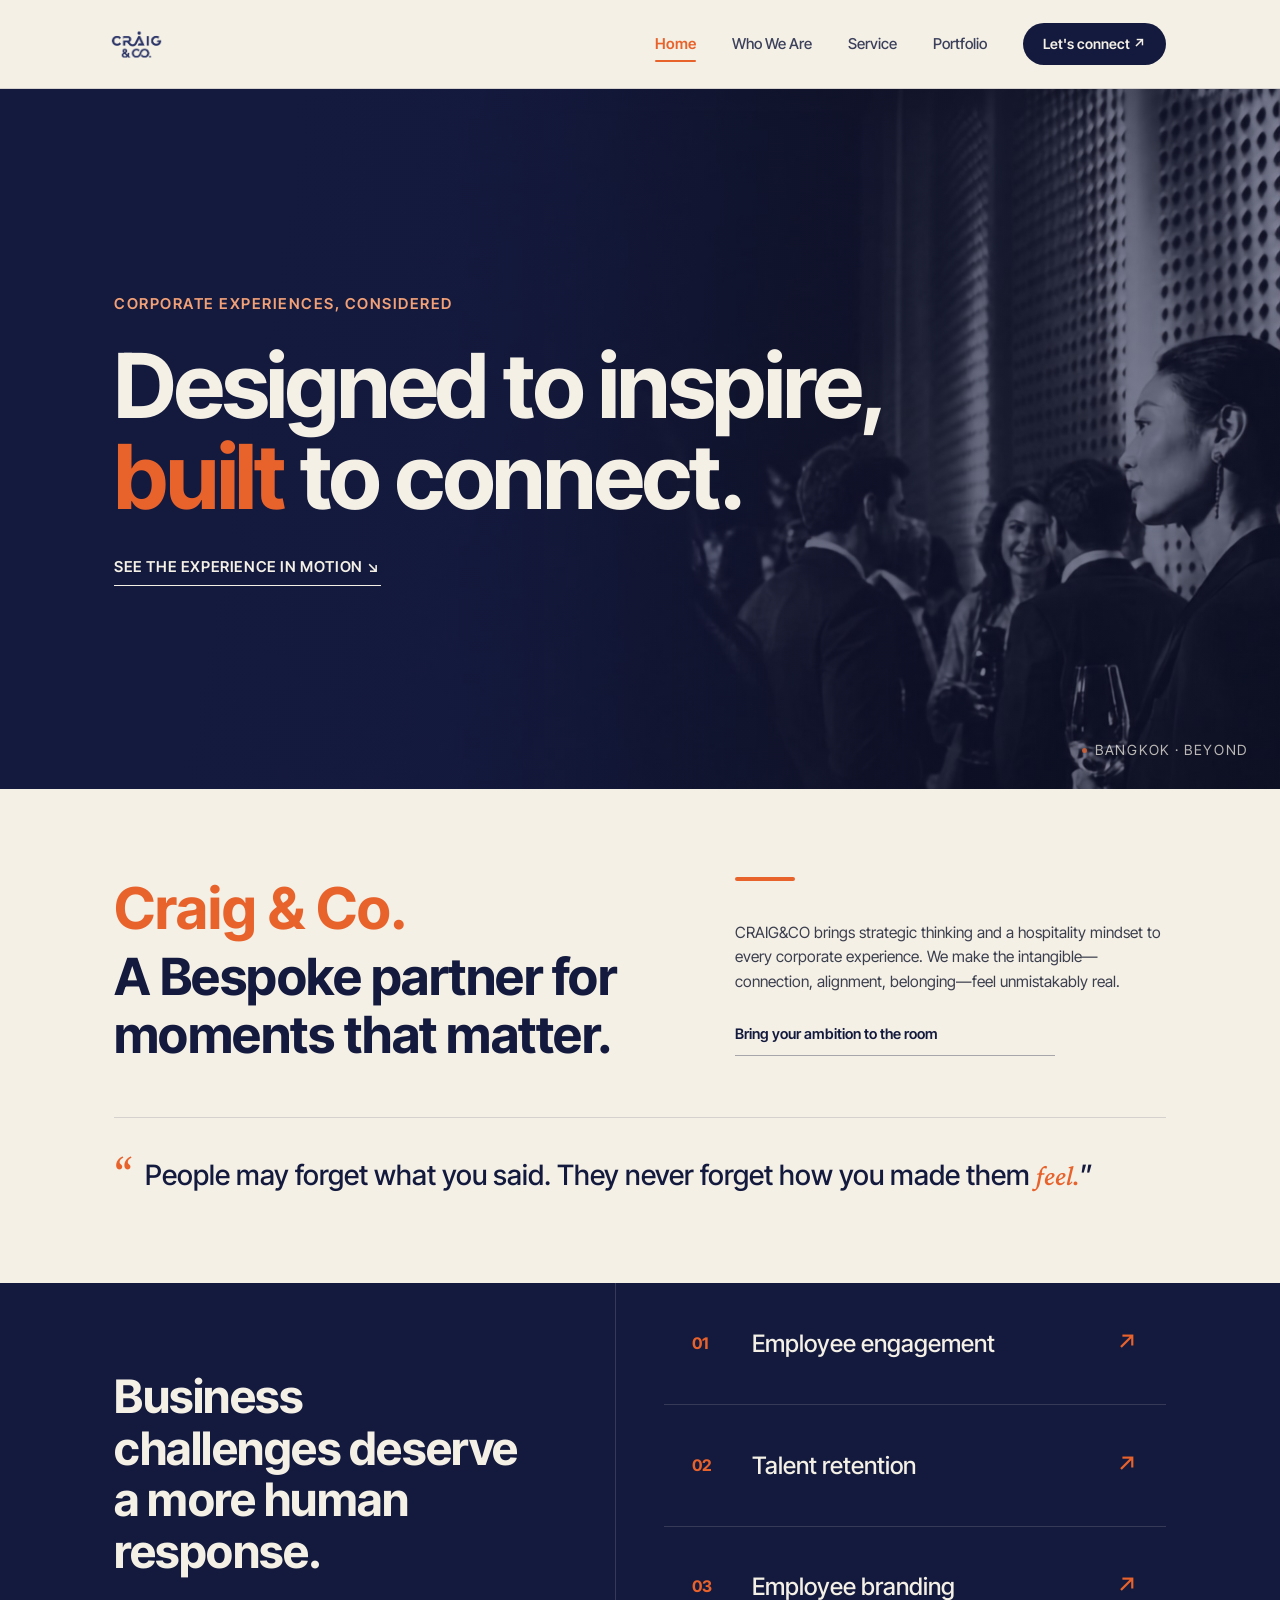
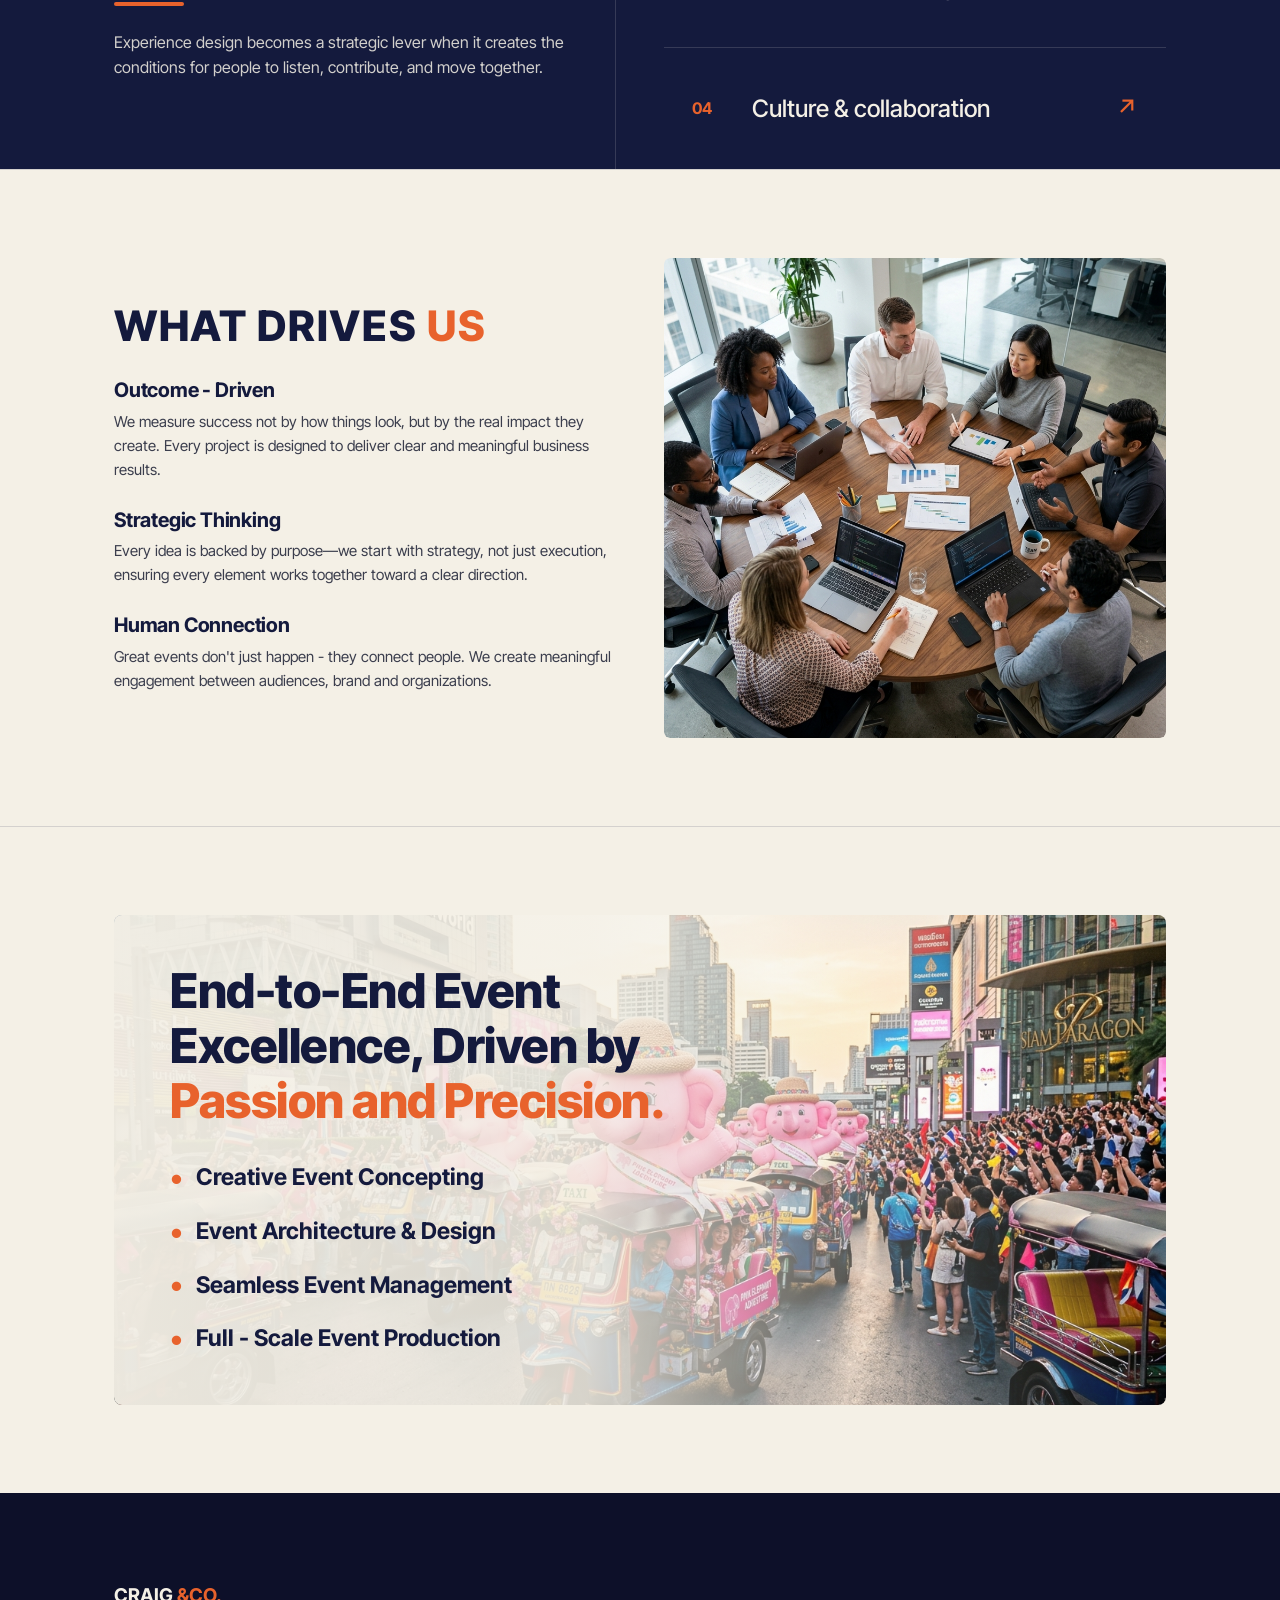
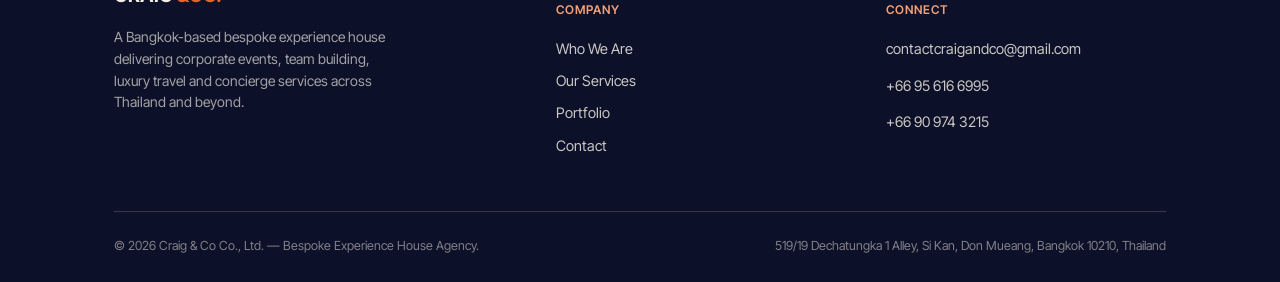
<file: index.html>
<!DOCTYPE html>
<html lang="th">
<head>
<meta charset="UTF-8">
<meta name="viewport" content="width=device-width, initial-scale=1.0">
<title>CRAIG & CO. — Corporate Experiences, Considered</title>
<link rel="stylesheet" href="assets/style.css">
</head>
<body>

<nav class="nav">
  <div class="nav-inner">
    <a class="logo" href="index.html">
      <img src="assets/Primary Logo-01.png" alt="CRAIG &amp; CO." class="logo-img">
    </a>
    <div class="nav-links">
      <a href="index.html" class="active">Home</a>
      <a href="who-we-are.html">Who We Are</a>
      <a href="service.html">Service</a>
      <a href="portfolio.html">Portfolio</a>
      <a class="nav-cta" href="contact.html">Let's connect ↗</a>
    </div>
  </div>
</nav>

<header class="hero">
  <div class="hero-inner">
    <div class="eyebrow">CORPORATE EXPERIENCES, CONSIDERED</div>
    <h1>Designed to inspire,<br><span class="hi">built</span> to connect.</h1>
    <a class="link-arrow" href="portfolio.html">SEE THE EXPERIENCE IN MOTION ↘</a>
  </div>
  <div class="hero-location"><span class="dot"></span> BANGKOK · BEYOND</div>
</header>

<!-- 01 — WHO WE ARE TEASER -->
<section class="who" id="who">
  <div class="wrap">
    <div class="who-grid">
      <div>
        <div class="who-brand">Craig & Co.</div>
        <h2 class="who-title">A Bespoke partner for moments that matter.</h2>
      </div>
      <div class="who-right">
        <div class="who-bar"></div>
        <p>CRAIG&CO brings strategic thinking and a hospitality mindset to every corporate experience. We make the intangible—connection, alignment, belonging—feel unmistakably real.</p>
        <a class="who-link" href="who-we-are.html">Bring your ambition to the room</a>
      </div>
    </div>
    <div class="who-quote-wrap">
      <span class="who-quote-mark">“</span>
      <div>People may forget what you said. They never forget how you made them <em>feel.</em>”</div>
    </div>
  </div>
</section>

<!-- 02 — THE WORK BEHIND THE MOMENT -->
<section class="challenges">
  <div class="wrap">
    <div class="challenges-inner">
      <div class="challenges-left">
        <h2>Business<br>challenges deserve<br>a more human<br>response.</h2>
        <div class="rule"></div>
        <p>Experience design becomes a strategic lever when it creates the conditions for people to listen, contribute, and move together.</p>
      </div>
      <div class="challenge-list">
        <div class="challenge-item"><span class="no">01</span><span class="text">Employee engagement</span><span class="arrow">↗</span></div>
        <div class="challenge-item"><span class="no">02</span><span class="text">Talent retention</span><span class="arrow">↗</span></div>
        <div class="challenge-item"><span class="no">03</span><span class="text">Employee branding</span><span class="arrow">↗</span></div>
        <div class="challenge-item"><span class="no">04</span><span class="text">Culture & collaboration</span><span class="arrow">↗</span></div>
      </div>
    </div>
  </div>
</section>

<!-- WHAT DRIVES US -->
<section class="what-drives-us">
  <div class="wrap">
    <div class="drives-grid">
      <div class="drives-content">
        <h2 class="drives-title">WHAT DRIVES <span class="hi">US</span></h2>
        <div class="drives-items">
          <div class="drives-item">
            <h3>Outcome - Driven</h3>
            <p>We measure success not by how things look, but by the real impact they create. Every project is designed to deliver clear and meaningful business results.</p>
          </div>
          <div class="drives-item">
            <h3>Strategic Thinking</h3>
            <p>Every idea is backed by purpose—we start with strategy, not just execution, ensuring every element works together toward a clear direction.</p>
          </div>
          <div class="drives-item">
            <h3>Human Connection</h3>
            <p>Great events don't just happen - they connect people. We create meaningful engagement between audiences, brand and organizations.</p>
          </div>
        </div>
      </div>
      <div class="drives-media">
        <img src="assets/what-drives-us.jpg" alt="What Drives Us — Team Collaboration">
      </div>
    </div>
  </div>
</section>

<!-- END-TO-END EVENT EXCELLENCE -->
<section class="event-excellence">
  <div class="wrap">
    <div class="excellence-banner" style="background-image: url('assets/event-excellence.jpg');">
      <div class="excellence-overlay">
        <div class="excellence-content">
          <h2>End-to-End Event<br>Excellence, Driven by<br><span class="hi">Passion and Precision.</span></h2>
          <ul class="excellence-list">
            <li><span class="dot">•</span> Creative Event Concepting</li>
            <li><span class="dot">•</span> Event Architecture & Design</li>
            <li><span class="dot">•</span> Seamless Event Management</li>
            <li><span class="dot">•</span> Full - Scale Event Production</li>
          </ul>
        </div>
      </div>
    </div>
  </div>
</section>

<footer>
  <div class="wrap">
    <div class="footer-grid">
      <div>
        <div class="footer-logo">CRAIG <span class="hi">&CO.</span></div>
        <p>A Bangkok-based bespoke experience house delivering corporate events, team building, luxury travel and concierge services across Thailand and beyond.</p>
      </div>
      <div class="footer-col">
        <h5>COMPANY</h5>
        <a href="who-we-are.html">Who We Are</a>
        <a href="service.html">Our Services</a>
        <a href="portfolio.html">Portfolio</a>
        <a href="contact.html">Contact</a>
      </div>
      <div class="footer-col">
        <h5>CONNECT</h5>
        <p>contactcraigandco@gmail.com</p>
        <p>+66 95 616 6995</p>
        <p>+66 90 974 3215</p>
      </div>
    </div>
    <div class="footer-bottom">
      <span>© 2026 Craig & Co Co., Ltd. — Bespoke Experience House Agency.</span>
      <span>519/19 Dechatungka 1 Alley, Si Kan, Don Mueang, Bangkok 10210, Thailand</span>
    </div>
  </div>
</footer>

</body>
</html>
</file>
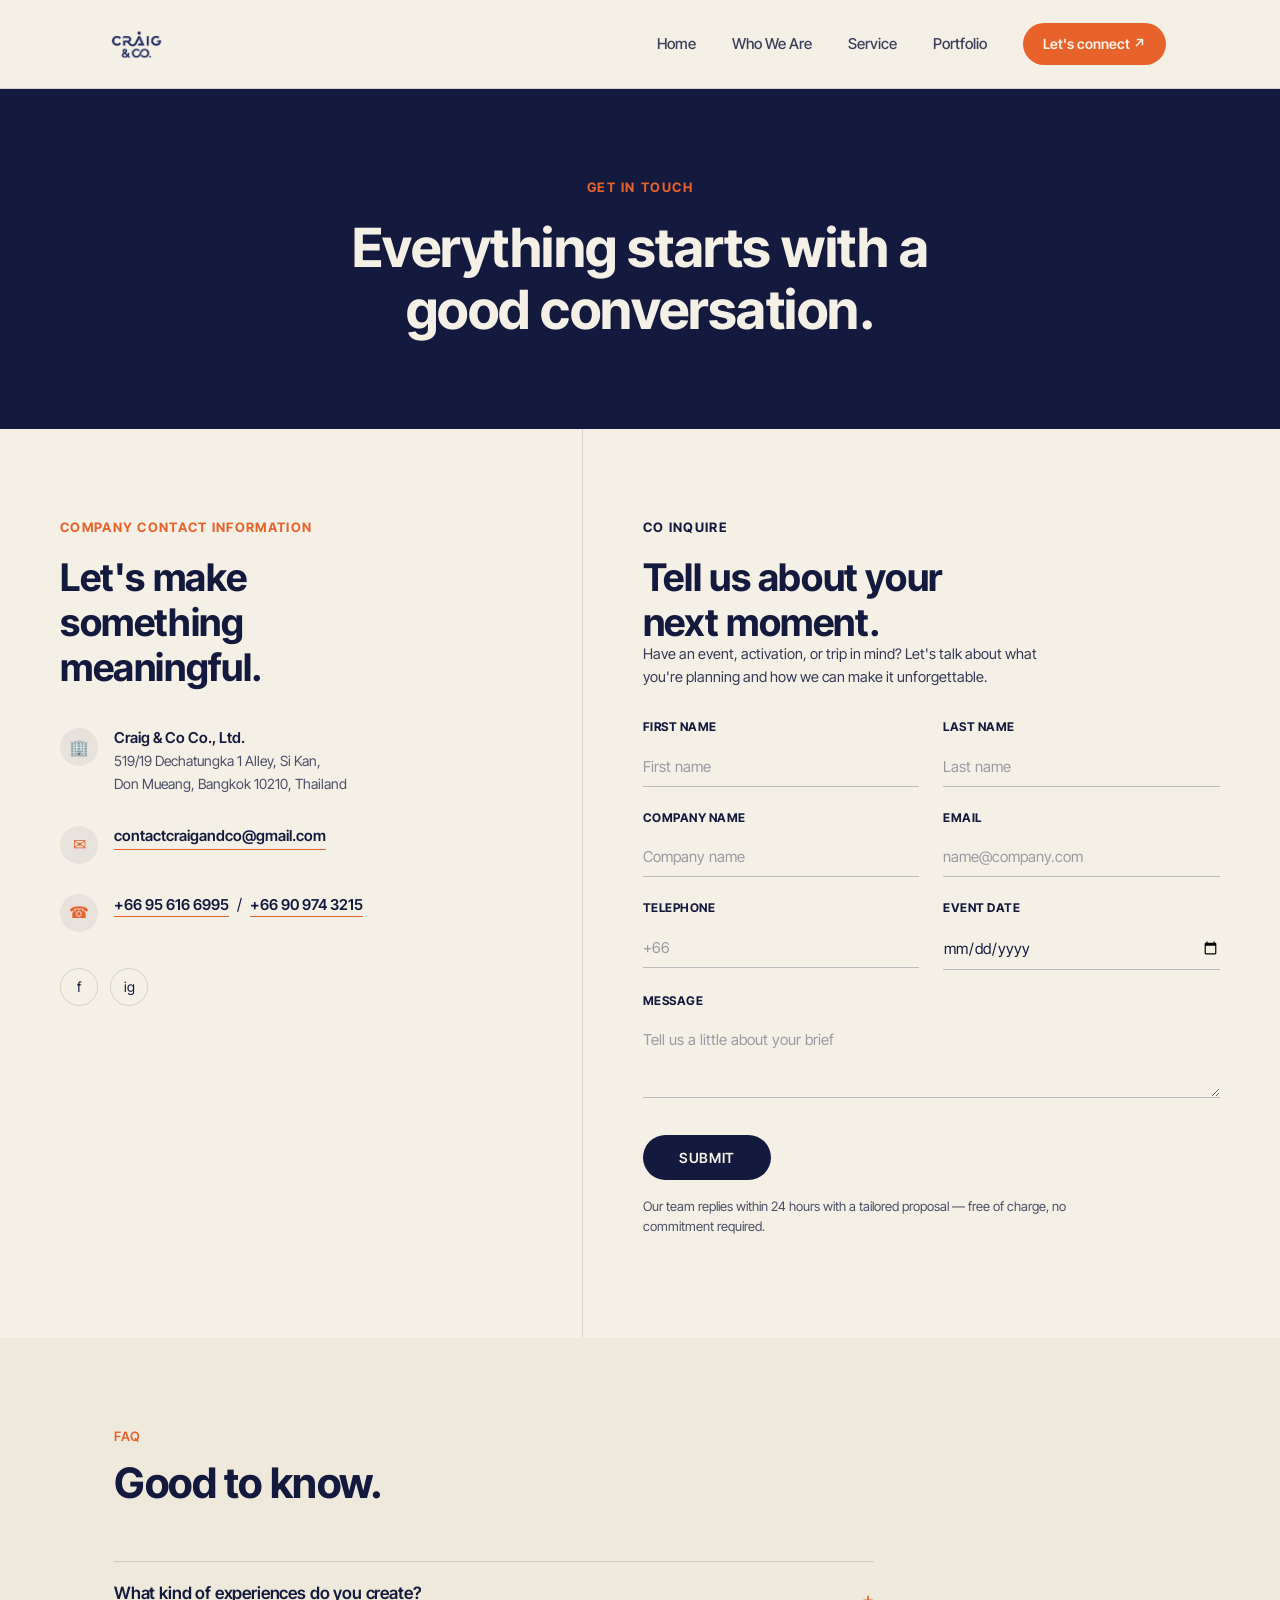
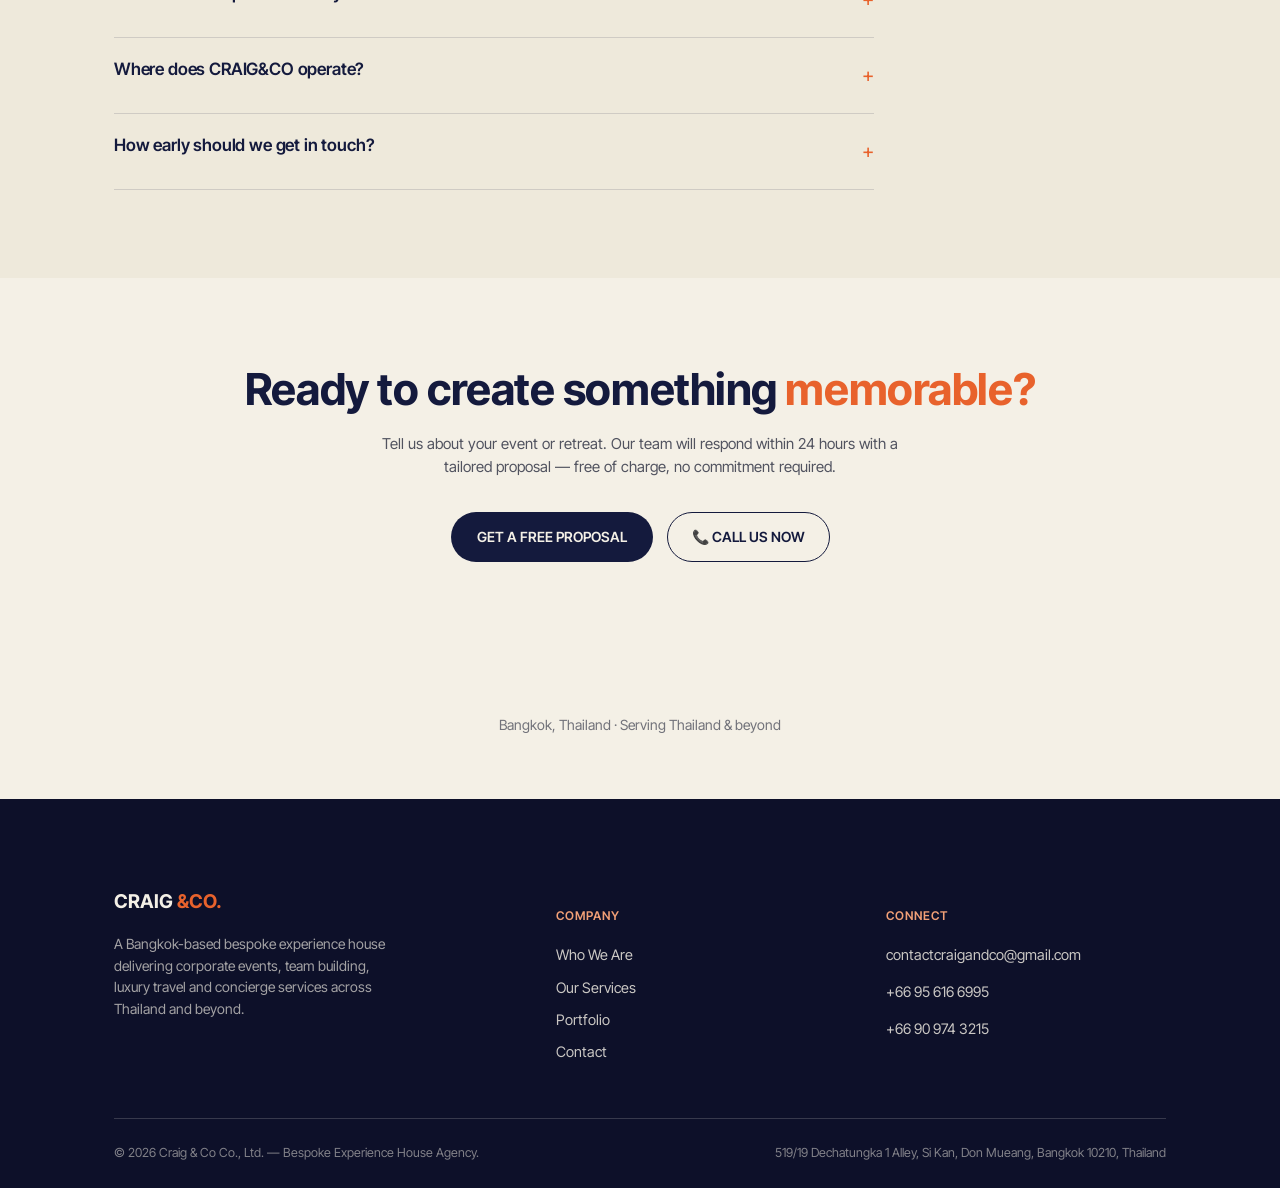
<file: contact.html>
<!DOCTYPE html>
<html lang="th">

<head>
  <meta charset="UTF-8">
  <meta name="viewport" content="width=device-width, initial-scale=1.0">
  <title>Contact — CRAIG & CO.</title>
  <link rel="stylesheet" href="assets/style.css">
</head>

<body>

  <nav class="nav">
    <div class="nav-inner">
      <a class="logo" href="index.html">
        <img src="assets/Primary Logo-01.png" alt="CRAIG &amp; CO." class="logo-img">
      </a>
      <div class="nav-links">
        <a href="index.html">Home</a>
        <a href="who-we-are.html">Who We Are</a>
        <a href="service.html">Service</a>
        <a href="portfolio.html">Portfolio</a>
        <a class="nav-cta active" href="contact.html">Let's connect ↗</a>
      </div>
    </div>
  </nav>

  <header class="contact-hero">
    <div class="wrap">
      <div class="eyebrow" style="text-align:center; justify-content:center;">GET IN TOUCH</div>
      <h1>Everything starts with a good conversation.</h1>
    </div>
  </header>

  <section class="contact-split" style="padding:0;">
    <div class="contact-info">
      <div class="lead">COMPANY CONTACT INFORMATION</div>
      <h2>Let's make something meaningful.</h2>

      <div class="contact-row">
        <div class="ic">🏢</div>
        <span style="font-weight:600; font-size:15px;">Craig & Co Co., Ltd.<br><span
            style="font-weight:400; opacity:0.75; font-size:14px;">519/19 Dechatungka 1 Alley, Si Kan,<br>Don Mueang,
            Bangkok 10210, Thailand</span></span>
      </div>
      <div class="contact-row">
        <div class="ic">✉</div>
        <a href="mailto:contactcraigandco@gmail.com">contactcraigandco@gmail.com</a>
      </div>
      <div class="contact-row">
        <div class="ic">☎</div>
        <span><a href="tel:+66956166995">+66 95 616 6995</a> &nbsp;/&nbsp; <a href="tel:+66909743215">+66 90 974
            3215</a></span>
      </div>

      <div class="socials">
        <a href="#" aria-label="Facebook">f</a>
        <a href="#" aria-label="Instagram">ig</a>
      </div>
    </div>

    <div class="contact-form">
      <div class="lead">CO INQUIRE</div>
      <h2>Tell us about your next moment.</h2>
      <p style="font-size:14.5px; opacity:0.85; margin:-20px 0 30px; max-width:420px;">Have an event, activation, or
        trip in mind? Let's talk about what you're planning and how we can make it unforgettable.</p>

      <form id="inquiryForm">
        <div class="form-row">
          <div class="field">
            <label for="firstname">FIRST NAME</label>
            <input type="text" id="firstname" placeholder="First name" required>
          </div>
          <div class="field">
            <label for="lastname">LAST NAME</label>
            <input type="text" id="lastname" placeholder="Last name" required>
          </div>
        </div>
        <div class="form-row">
          <div class="field">
            <label for="company">COMPANY NAME</label>
            <input type="text" id="company" placeholder="Company name">
          </div>
          <div class="field">
            <label for="email">EMAIL</label>
            <input type="email" id="email" placeholder="name@company.com" required>
          </div>
        </div>
        <div class="form-row">
          <div class="field">
            <label for="tel">TELEPHONE</label>
            <input type="tel" id="tel" placeholder="+66">
          </div>
          <div class="field">
            <label for="eventdate">EVENT DATE</label>
            <input type="date" id="eventdate">
          </div>
        </div>
        <div class="field">
          <label for="brief">MESSAGE</label>
          <textarea id="brief" rows="3" placeholder="Tell us a little about your brief"></textarea>
        </div>
        <button type="submit" class="form-submit">SUBMIT</button>
        <p class="form-note">Our team replies within 24 hours with a tailored proposal — free of charge, no commitment
          required.</p>
        <div class="form-success" id="formSuccess">Thanks — your inquiry has been noted. We'll be in touch shortly.
        </div>
      </form>
    </div>
  </section>

  <!-- FAQ SECTION -->
  <section style="background:#eee9db;">
    <div class="wrap">
      <div class="section-head">
        <div>
          <div class="section-num">FAQ</div>
          <h2>Good to know.</h2>
        </div>
      </div>
      <div class="faq-list">
        <div class="faq-item-wrap">
          <div class="faq-item"><h4>What kind of experiences do you create?</h4><span class="plus">+</span></div>
          <div class="faq-answer">Corporate events, conferences and brand activations; leadership retreats and team-building journeys; and full concierge support — venue sourcing, transportation, travel management and on-site photography/videography.</div>
        </div>
        <div class="faq-item-wrap">
          <div class="faq-item"><h4>Where does CRAIG&CO operate?</h4><span class="plus">+</span></div>
          <div class="faq-answer">We're based in Bangkok, Thailand, and deliver experiences across Thailand and beyond.</div>
        </div>
        <div class="faq-item-wrap">
          <div class="faq-item"><h4>How early should we get in touch?</h4><span class="plus">+</span></div>
          <div class="faq-answer">Reach out as soon as you have a date or idea in mind — our team responds within 24 hours with a tailored proposal, free of charge.</div>
        </div>
      </div>
    </div>
  </section>

  <!-- CTA STRIP -->
  <section class="cta-strip">
    <div class="wrap">
      <h2>Ready to create something <span class="hi">memorable?</span></h2>
      <p>Tell us about your event or retreat. Our team will respond within 24 hours with a tailored proposal — free of charge, no commitment required.</p>
      <div class="cta-box">
        <a class="btn-primary" href="contact.html">GET A FREE PROPOSAL</a>
        <a class="btn-secondary" href="tel:+66956166995">📞 CALL US NOW</a>
      </div>
    </div>
  </section>

  <div class="map-note">
    <div class="wrap">
      <p>Bangkok, Thailand · Serving Thailand & beyond</p>
    </div>
  </div>

  <footer>
    <div class="wrap">
      <div class="footer-grid">
        <div>
          <div class="footer-logo">CRAIG <span class="hi">&CO.</span></div>
          <p>A Bangkok-based bespoke experience house delivering corporate events, team building, luxury travel and
            concierge services across Thailand and beyond.</p>
        </div>
        <div class="footer-col">
          <h5>COMPANY</h5>
          <a href="who-we-are.html">Who We Are</a>
          <a href="service.html">Our Services</a>
          <a href="portfolio.html">Portfolio</a>
          <a href="contact.html">Contact</a>
        </div>
        <div class="footer-col">
          <h5>CONNECT</h5>
          <p>contactcraigandco@gmail.com</p>
          <p>+66 95 616 6995</p>
          <p>+66 90 974 3215</p>
        </div>
      </div>
      <div class="footer-bottom">
        <span>© 2026 Craig & Co Co., Ltd. — Bespoke Experience House Agency.</span>
        <span>519/19 Dechatungka 1 Alley, Si Kan, Don Mueang, Bangkok 10210, Thailand</span>
      </div>
    </div>
  </footer>

  <script>
    document.getElementById('inquiryForm').addEventListener('submit', function (e) {
      e.preventDefault();
      document.getElementById('formSuccess').style.display = 'block';
      this.reset();
    });

    document.querySelectorAll('.faq-item').forEach(item=>{
      item.addEventListener('click',()=>{
        const plus = item.querySelector('.plus');
        const answer = item.parentElement.querySelector('.faq-answer');
        const isOpen = plus.textContent === '–';
        if(isOpen){
          answer.style.display = 'none';
          plus.textContent = '+';
        } else {
          answer.style.display = 'block';
          plus.textContent = '–';
        }
      });
    });
  </script>
</body>

</html>
</file>
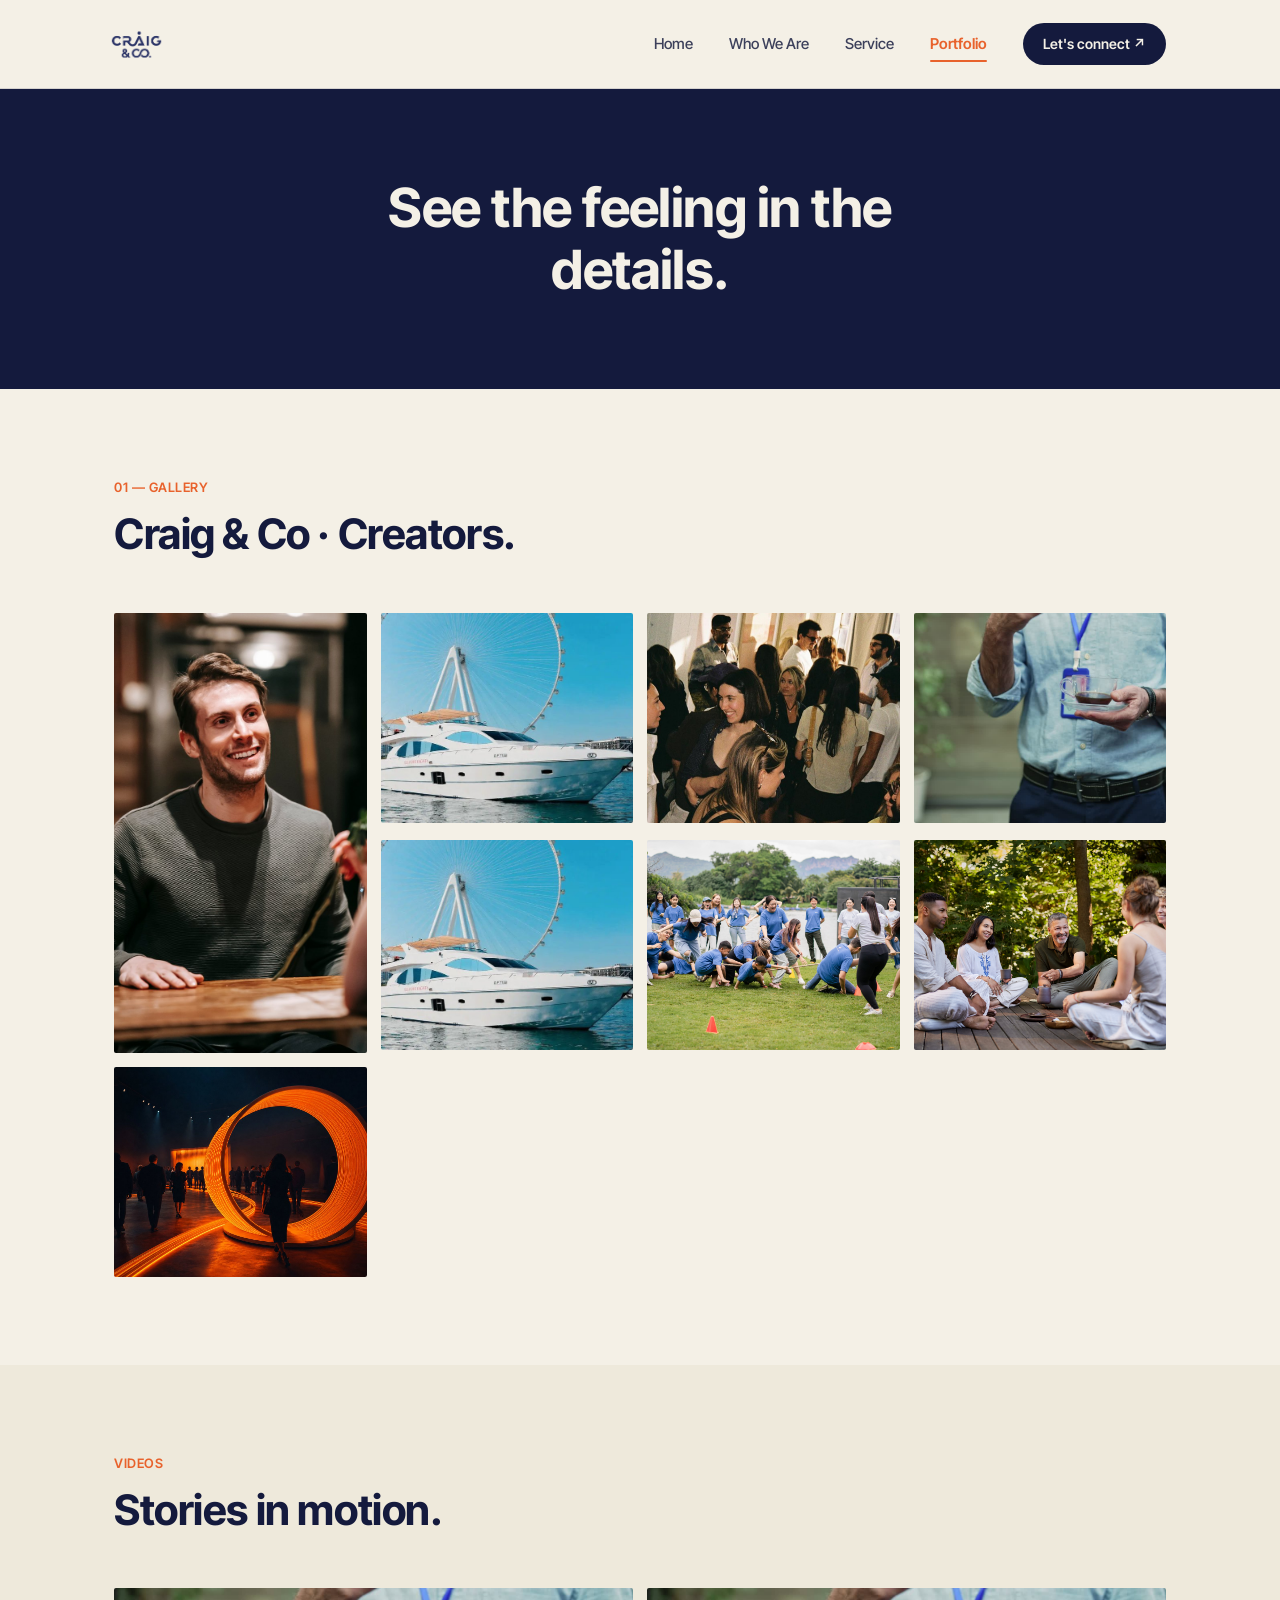
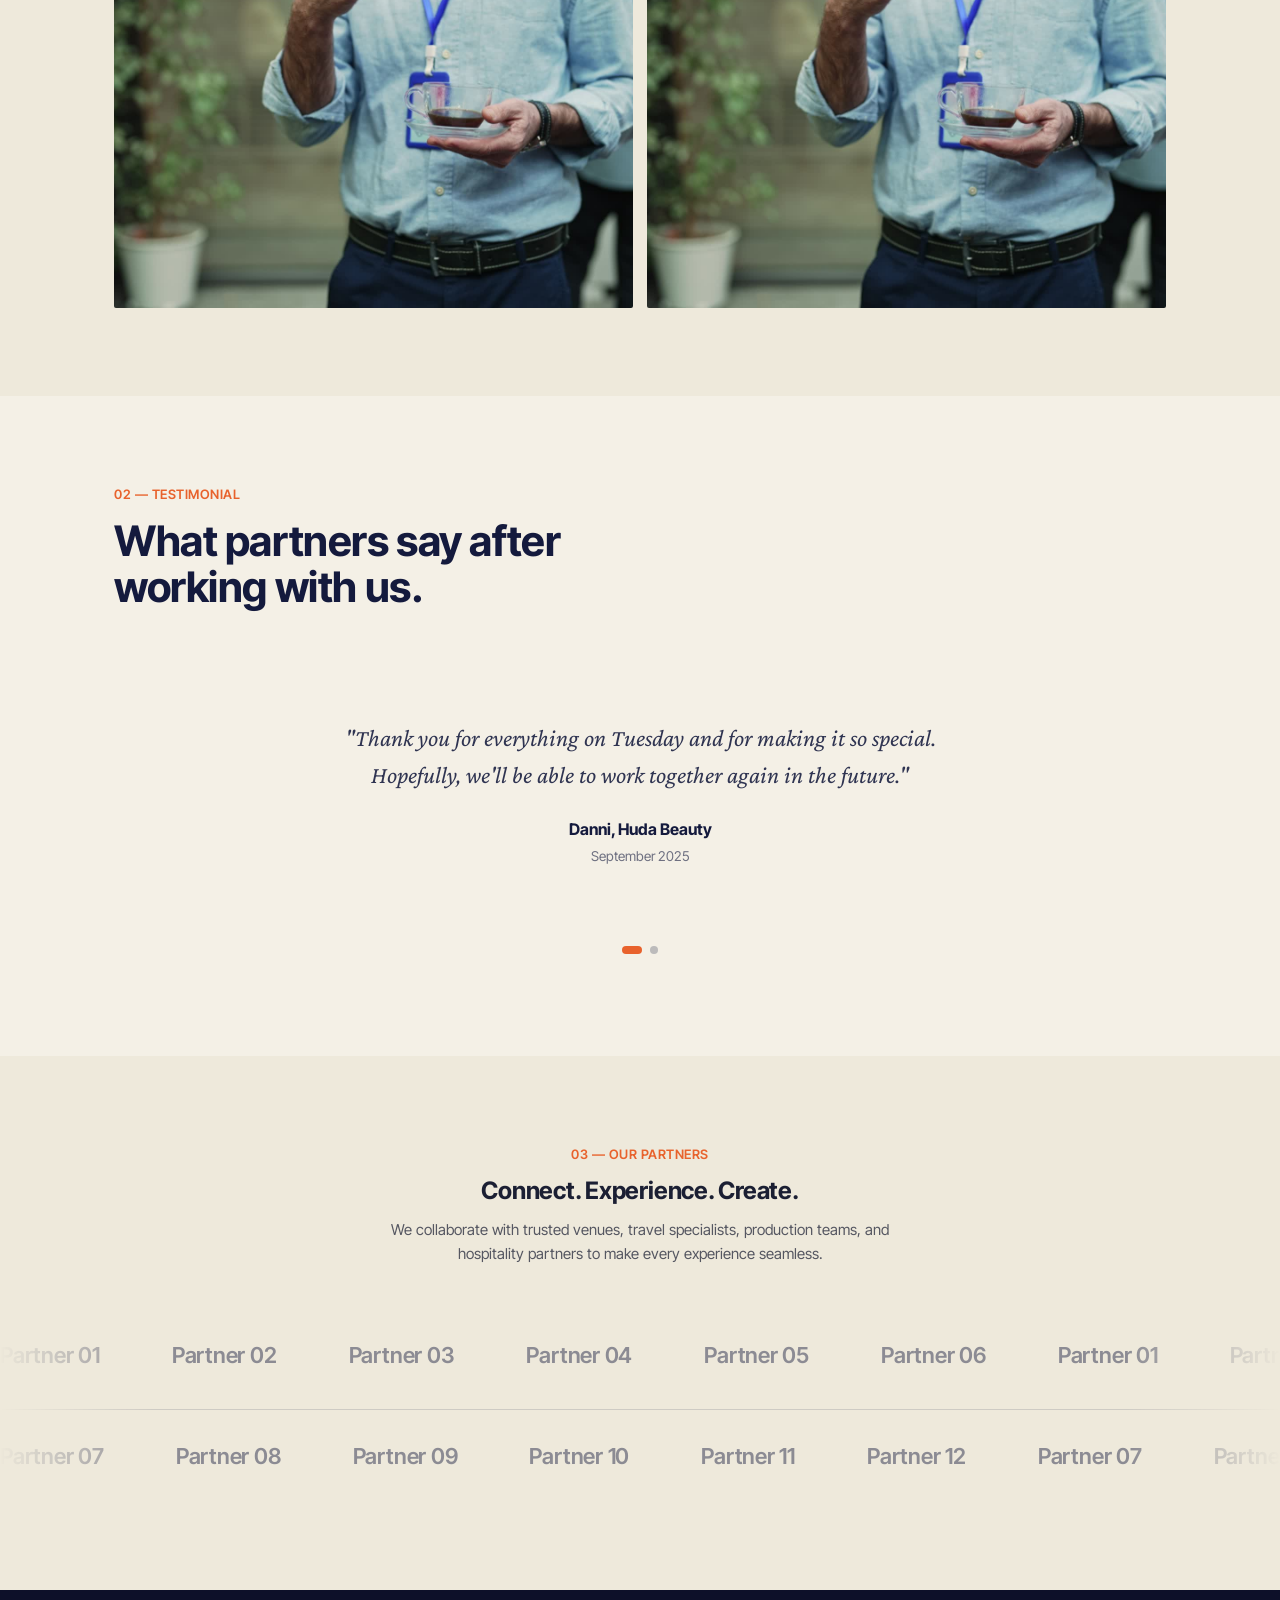
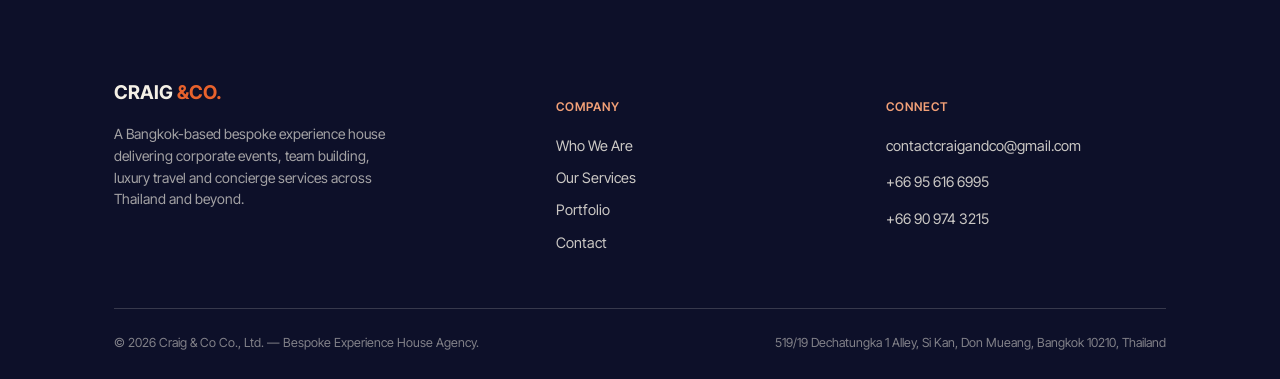
<file: portfolio.html>
<!DOCTYPE html>
<html lang="th">

<head>
  <meta charset="UTF-8">
  <meta name="viewport" content="width=device-width, initial-scale=1.0">
  <title>Portfolio — CRAIG & CO.</title>
  <link rel="stylesheet" href="https://cdn.jsdelivr.net/npm/swiper@11/swiper-bundle.min.css" />
  <link rel="stylesheet" href="assets/style.css">
</head>

<body>

  <nav class="nav">
    <div class="nav-inner">
      <a class="logo" href="index.html">
        <img src="assets/Primary Logo-01.png" alt="CRAIG &amp; CO." class="logo-img">
      </a>
      <div class="nav-links">
        <a href="index.html">Home</a>
        <a href="who-we-are.html">Who We Are</a>
        <a href="service.html">Service</a>
        <a href="portfolio.html" class="active">Portfolio</a>
        <a class="nav-cta" href="contact.html">Let's connect ↗</a>
      </div>
    </div>
  </nav>

  <header class="contact-hero">
    <div class="wrap">
      <h1>See the feeling in the details.</h1>
    </div>
  </header>

  <section id="gallery">
    <div class="wrap">
      <div class="section-head">
        <div>
          <div class="section-num">01 — GALLERY</div>
          <h2>Craig & Co · Creators.</h2>
        </div>
      </div>
      <div class="gallery-grid">
        <img class="tall" src="assets/gallery-couple.jpg" alt="Guests connecting at an event">
        <img src="assets/gallery-yacht.jpg" alt="Yacht experience">
        <img src="assets/execution.jpg" alt="Guests at an activation">
        <img src="assets/gallery-video.jpg" alt="Conference badge moment">
        <img src="assets/gallery-yacht.jpg" alt="Yacht on the water">
        <img src="assets/corporate-events.jpg" alt="Team building activity">
        <img src="assets/retreat.jpg" alt="Executive retreat">
        <img src="assets/brand-activation.jpg" alt="Brand activation">
      </div>
    </div>
  </section>

  <section style="background:#eee9db;">
    <div class="wrap">
      <div class="section-head">
        <div>
          <div class="section-num">VIDEOS</div>
          <h2>Stories in motion.</h2>
        </div>
      </div>
      <div class="gallery-grid" style="grid-template-columns:repeat(2,1fr);">
        <img src="assets/gallery-video.jpg" alt="Stories in motion — video still 1" style="height:320px;">
        <img src="assets/gallery-video.jpg" alt="Stories in motion — video still 2" style="height:320px;">
      </div>
    </div>
  </section>

  <section class="testimonial-section">
    <div class="wrap">
      <div class="section-head">
        <div>
          <div class="section-num">02 — TESTIMONIAL</div>
          <h2>What partners say after working with us.</h2>
        </div>
      </div>
      
      <div class="swiper testimonialSwiper">
        <div class="swiper-wrapper">
          <div class="swiper-slide">
            <div class="testimonial-container">
              <p class="testimonial-quote">"Thank you for everything on Tuesday and for making it so special. Hopefully, we'll be able to work together again in the future."</p>
              <div class="testimonial-author">Danni, Huda Beauty</div>
              <div class="testimonial-date">September 2025</div>
            </div>
          </div>
          <div class="swiper-slide">
            <div class="testimonial-container">
              <p class="testimonial-quote">"Thank you, Alicia. It was a pleasure collaborating with you. The experience was exceptional, and we truly appreciate all the hard work that went into making it a success."</p>
              <div class="testimonial-author">Big Ticket</div>
              <div class="testimonial-date">F1 Yacht Experience, December 2025</div>
            </div>
          </div>
        </div>
        <div class="swiper-pagination"></div>
      </div>
    </div>
  </section>

  <section style="background:#eee9db;">
    <div class="wrap" style="text-align:center;">
      <div class="section-num" style="justify-content:center;">03 — OUR PARTNERS</div>
      <h2 style="margin-bottom:14px;">Connect. Experience. Create.</h2>
      <p style="max-width:520px; margin:0 auto 44px; opacity:0.72; font-size:15px;">We collaborate with trusted venues,
        travel specialists, production teams, and hospitality partners to make every experience seamless.</p>
    </div>

    <!-- Logo marquee: แก้โลโก้แค่ใน .logo-marquee-group ชุดเดียวต่อแถว (สคริปต์ด้านล่างจะคัดลอกให้วิ่งวนเอง)
         แทนที่ <span class="partner-logo">…</span> ด้วย <img class="partner-logo" src="assets/partners/xxx.png" alt="ชื่อพาร์ทเนอร์"> -->
    <div class="logo-marquee" aria-label="Our partners">
      <div class="logo-marquee-track">
        <div class="logo-marquee-group">
          <span class="partner-logo">Partner 01</span>
          <span class="partner-logo">Partner 02</span>
          <span class="partner-logo">Partner 03</span>
          <span class="partner-logo">Partner 04</span>
          <span class="partner-logo">Partner 05</span>
          <span class="partner-logo">Partner 06</span>
        </div>
      </div>
    </div>
    <div class="logo-marquee logo-marquee--reverse" aria-label="Our partners">
      <div class="logo-marquee-track">
        <div class="logo-marquee-group">
          <span class="partner-logo">Partner 07</span>
          <span class="partner-logo">Partner 08</span>
          <span class="partner-logo">Partner 09</span>
          <span class="partner-logo">Partner 10</span>
          <span class="partner-logo">Partner 11</span>
          <span class="partner-logo">Partner 12</span>
        </div>
      </div>
    </div>
  </section>

  <footer>
    <div class="wrap">
      <div class="footer-grid">
        <div>
          <div class="footer-logo">CRAIG <span class="hi">&CO.</span></div>
          <p>A Bangkok-based bespoke experience house delivering corporate events, team building, luxury travel and
            concierge services across Thailand and beyond.</p>
        </div>
        <div class="footer-col">
          <h5>COMPANY</h5>
          <a href="who-we-are.html">Who We Are</a>
          <a href="service.html">Our Services</a>
          <a href="portfolio.html">Portfolio</a>
          <a href="contact.html">Contact</a>
        </div>
        <div class="footer-col">
          <h5>CONNECT</h5>
          <p>contactcraigandco@gmail.com</p>
          <p>+66 95 616 6995</p>
          <p>+66 90 974 3215</p>
        </div>
      </div>
      <div class="footer-bottom">
        <span>© 2026 Craig & Co Co., Ltd. — Bespoke Experience House Agency.</span>
        <span>519/19 Dechatungka 1 Alley, Si Kan, Don Mueang, Bangkok 10210, Thailand</span>
      </div>
    </div>
  </footer>

  <script src="https://cdn.jsdelivr.net/npm/swiper@11/swiper-bundle.min.js"></script>
  <script>
    new Swiper('.testimonialSwiper', {
      loop: true,
      autoplay: {
        delay: 5000,
        disableOnInteraction: false,
      },
      pagination: {
        el: '.testimonialSwiper .swiper-pagination',
        clickable: true,
      },
    });

    // Logo marquee: clone the group so each half of the track is wider than the screen → seamless loop
    document.querySelectorAll('.logo-marquee-track').forEach(function (track) {
      var group = track.querySelector('.logo-marquee-group');
      var copies = Math.max(1, Math.ceil(window.innerWidth * 1.5 / group.offsetWidth));
      var html = '';
      for (var i = 1; i < copies; i++) html += group.outerHTML;
      if (html) group.insertAdjacentHTML('afterend', html);
      var half = track.innerHTML;
      track.insertAdjacentHTML('beforeend', half);
      track.querySelectorAll('.logo-marquee-group').forEach(function (g, i) {
        if (i > 0) g.setAttribute('aria-hidden', 'true');
      });
    });
  </script>
</body>

</html>
</file>
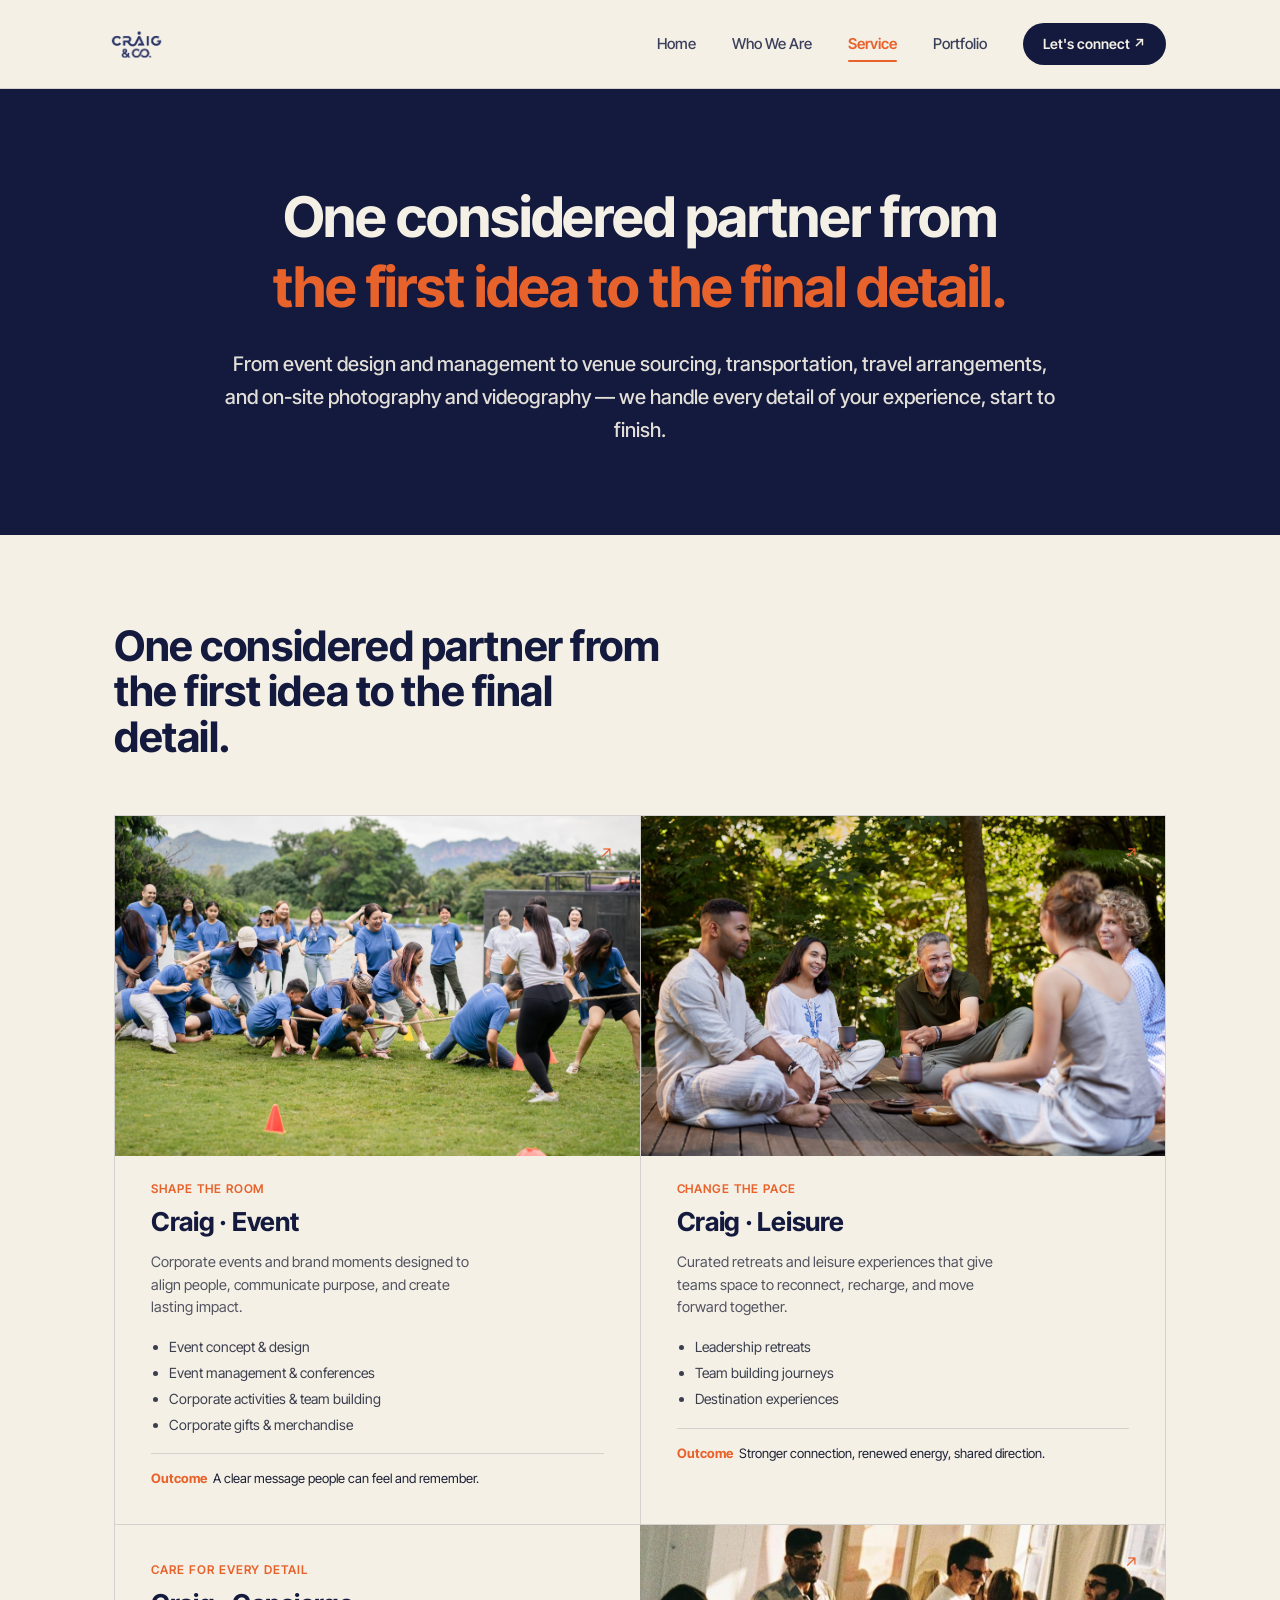
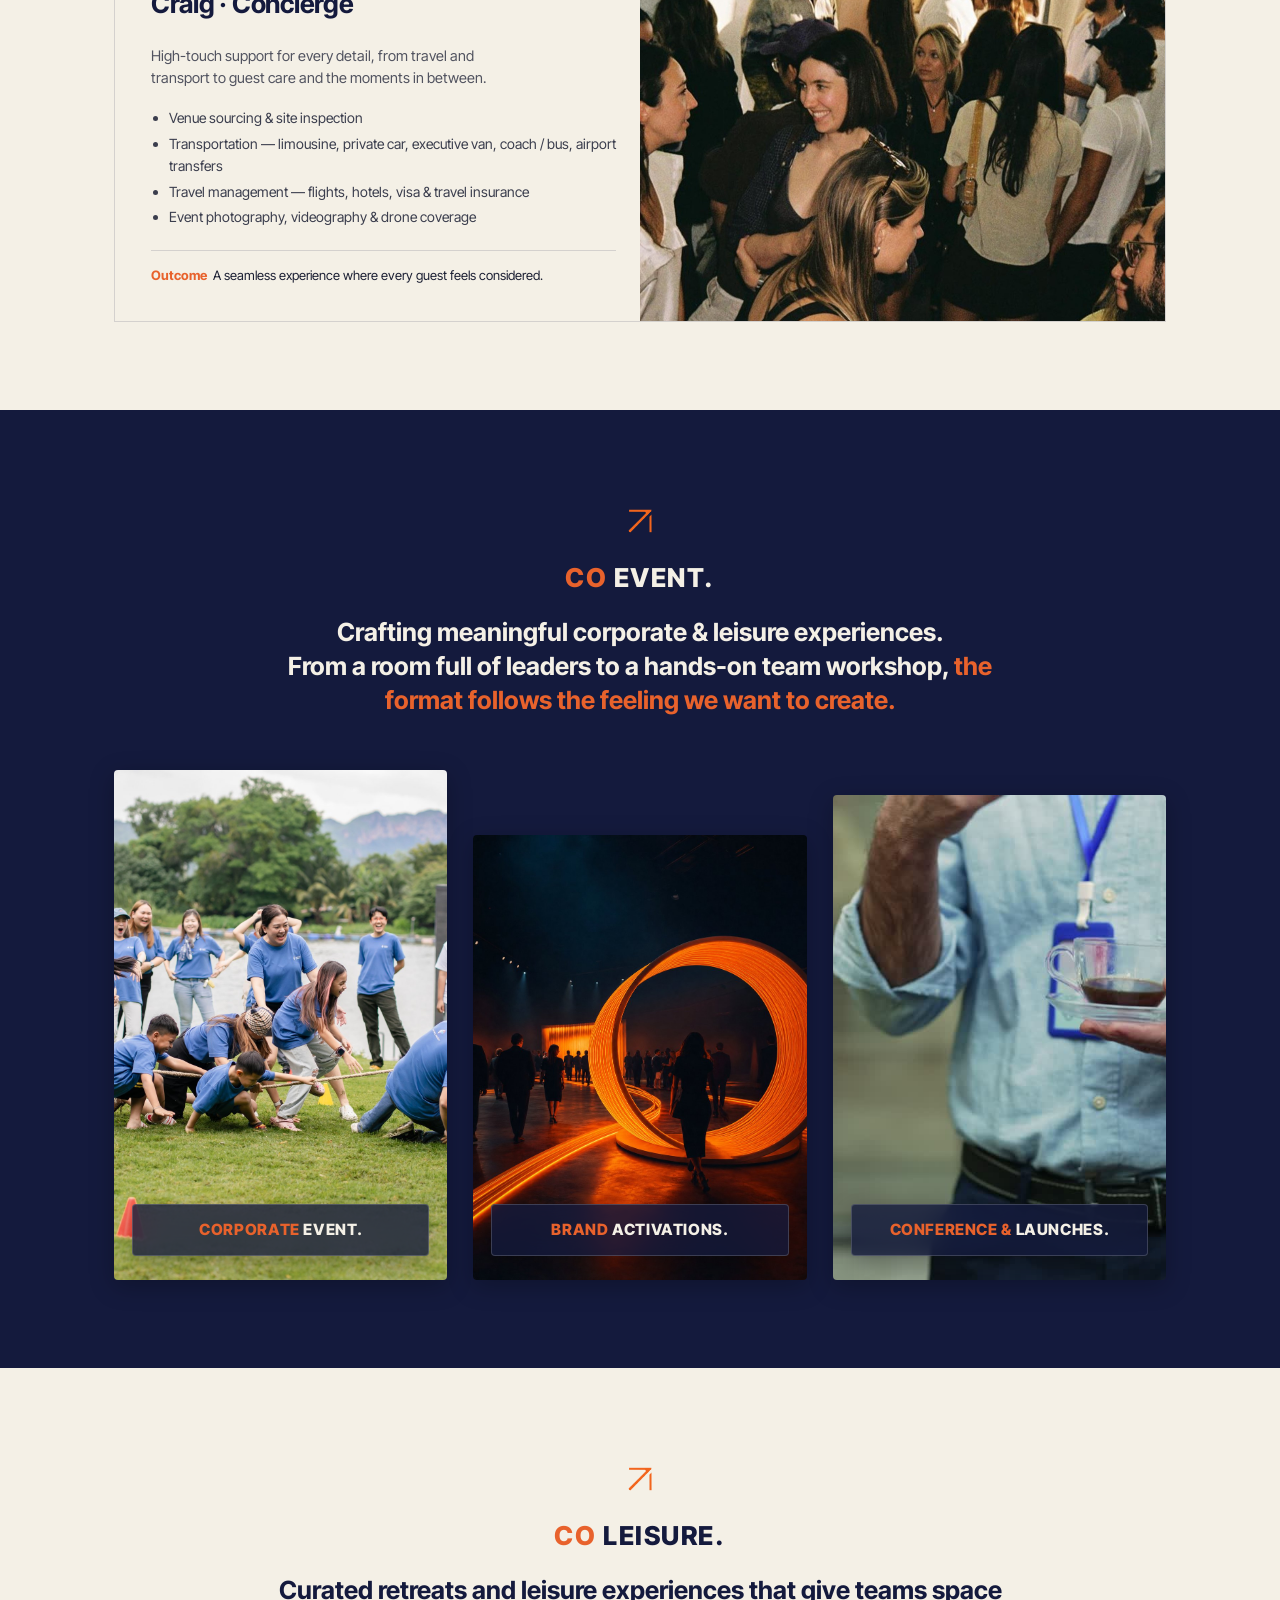
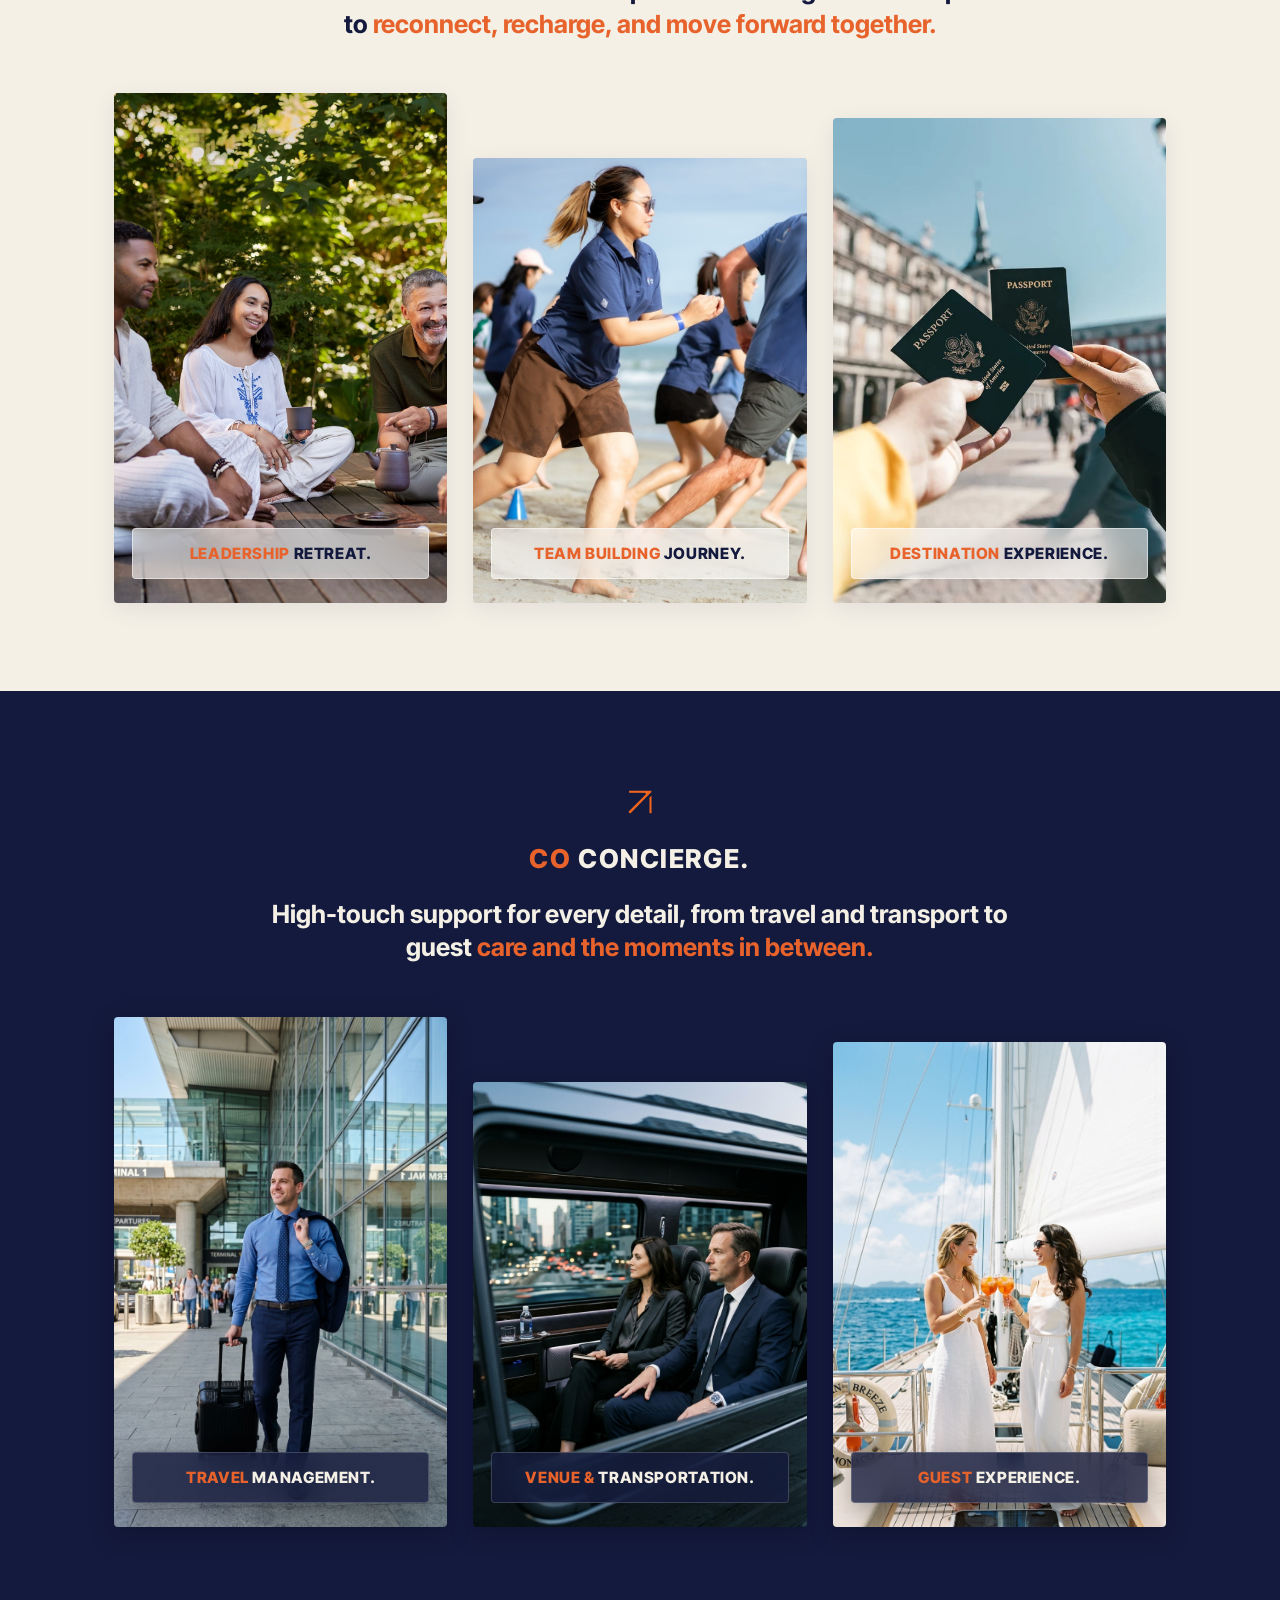
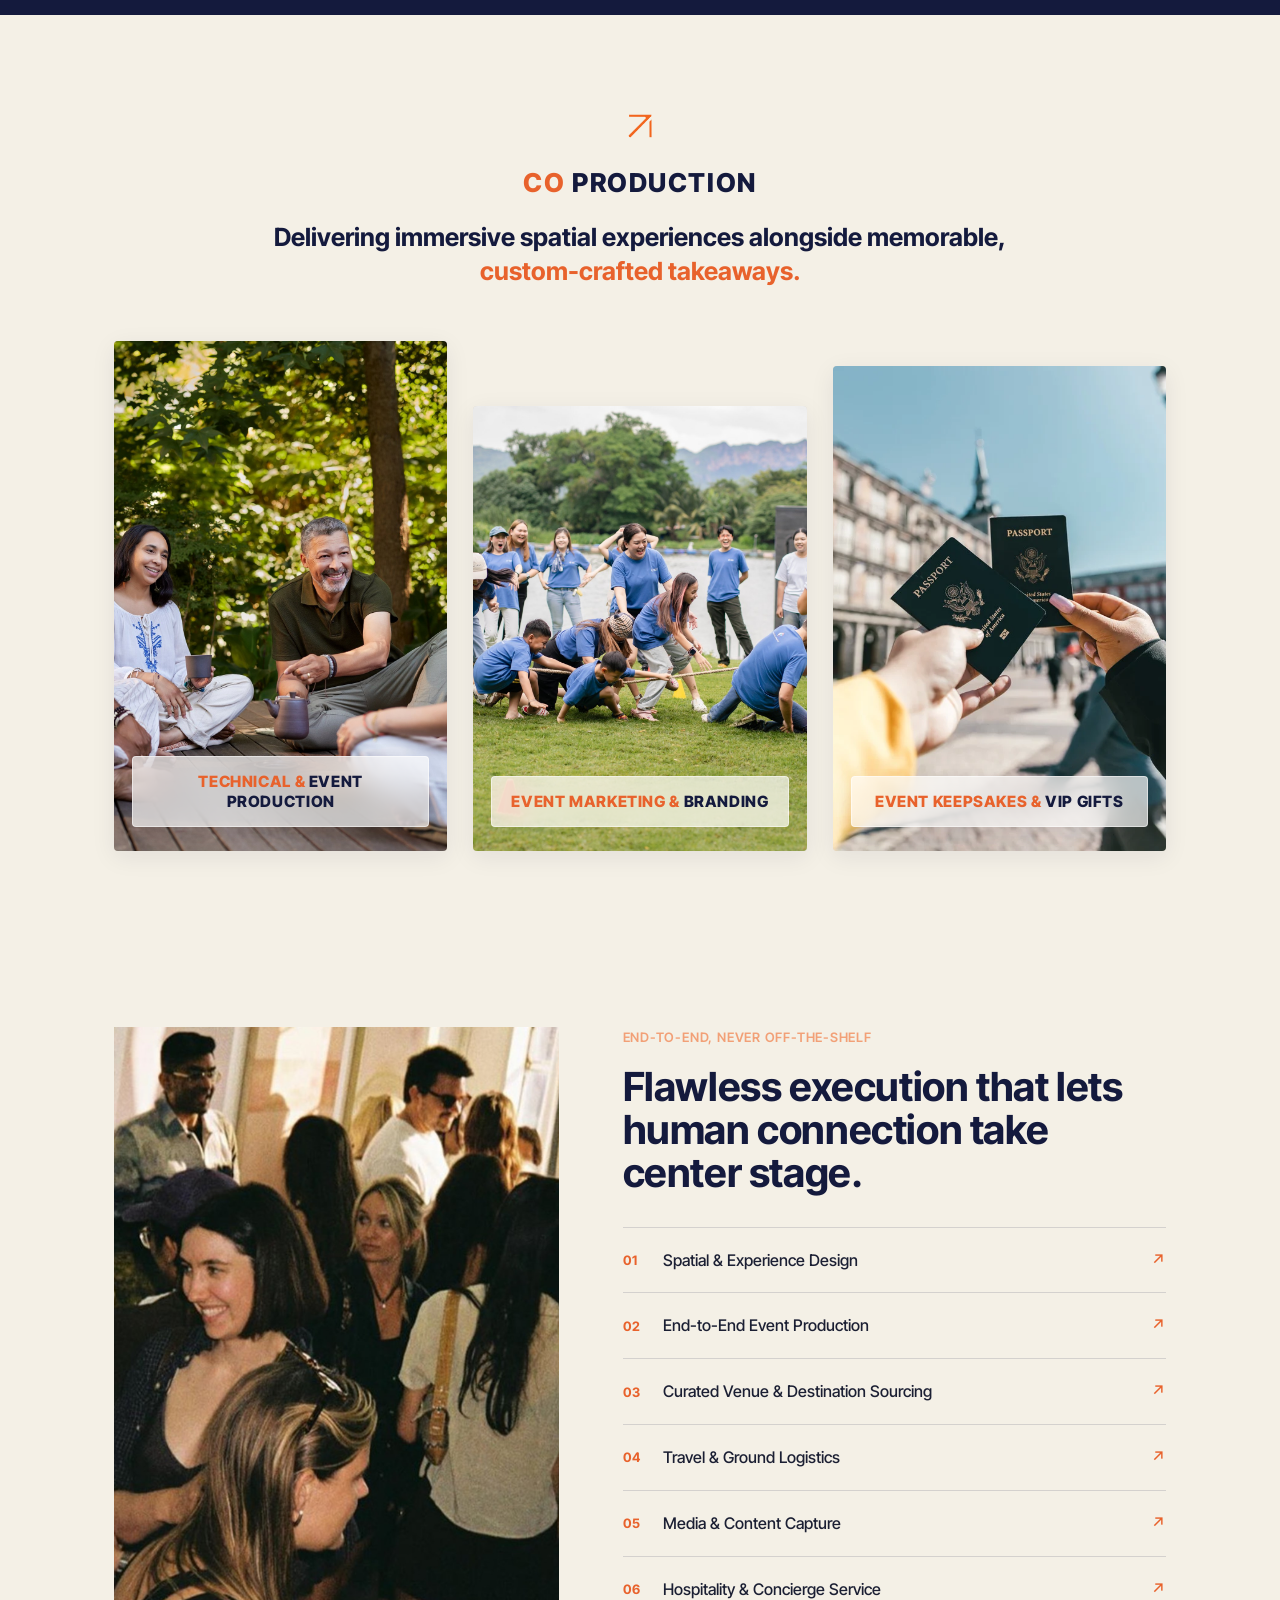
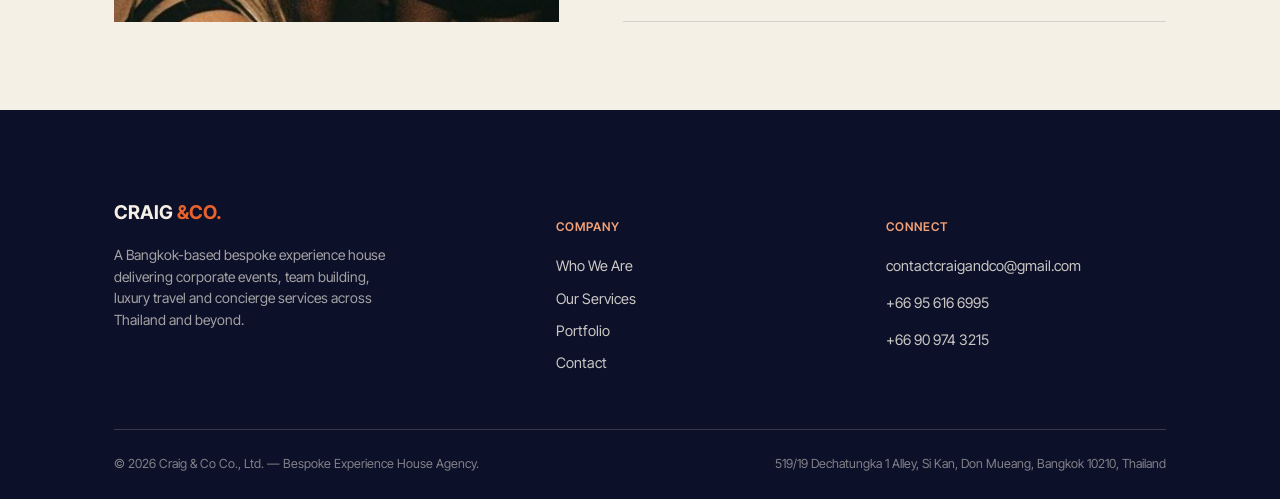
<file: service.html>
<!DOCTYPE html>
<html lang="th">

<head>
  <meta charset="UTF-8">
  <meta name="viewport" content="width=device-width, initial-scale=1.0">
  <title>Service — CRAIG & CO.</title>
  <link rel="stylesheet" href="https://cdn.jsdelivr.net/npm/swiper@11/swiper-bundle.min.css" />
  <link rel="stylesheet" href="assets/style.css">
</head>

<body>

  <nav class="nav">
    <div class="nav-inner">
      <a class="logo" href="index.html">
        <img src="assets/Primary Logo-01.png" alt="CRAIG &amp; CO." class="logo-img">
      </a>
      <div class="nav-links">
        <a href="index.html">Home</a>
        <a href="who-we-are.html">Who We Are</a>
        <a href="service.html" class="active">Service</a>
        <a href="portfolio.html">Portfolio</a>
        <a class="nav-cta" href="contact.html">Let's connect ↗</a>
      </div>
    </div>
  </nav>

  <header class="service-hero">
    <div class="wrap">
      <h1 class="service-hero-title">
        One considered partner from<br>
        <span class="highlight-orange">the first idea to the final detail.</span>
      </h1>
      <p class="service-hero-desc">
        From event design and management to venue sourcing, transportation, travel arrangements, and on-site photography
        and videography — we handle every detail of your experience, start to finish.
      </p>
    </div>
  </header>

  <section id="services">
    <div class="wrap">
      <div class="section-head">
        <div>
          <h2>One considered partner from the first idea to the final detail.</h2>
        </div>
      </div>
      <div class="services-grid">
        <div class="service-card" id="service-event">
          <div class="service-media" style="background-image:url('assets/corporate-events.jpg')"></div>
          <span class="card-arrow">↗</span>
          <div class="service-tag">SHAPE THE ROOM</div>
          <h3>Craig · Event</h3>
          <p>Corporate events and brand moments designed to align people, communicate purpose, and create lasting
            impact.</p>
          <ul>
            <li>Event concept & design</li>
            <li>Event management & conferences</li>
            <li>Corporate activities & team building</li>
            <li>Corporate gifts & merchandise</li>
          </ul>
          <div class="service-outcome"><b>Outcome</b>A clear message people can feel and remember.</div>
        </div>
        <div class="service-card" id="service-leisure">
          <div class="service-media" style="background-image:url('assets/retreat.jpg')"></div>
          <span class="card-arrow">↗</span>
          <div class="service-tag">CHANGE THE PACE</div>
          <h3>Craig · Leisure</h3>
          <p>Curated retreats and leisure experiences that give teams space to reconnect, recharge, and move forward
            together.</p>
          <ul>
            <li>Leadership retreats</li>
            <li>Team building journeys</li>
            <li>Destination experiences</li>
          </ul>
          <div class="service-outcome"><b>Outcome</b>Stronger connection, renewed energy, shared direction.</div>
        </div>
        <div class="service-card wide" id="service-concierge">
          <div style="display:flex; flex-direction:column; justify-content:center; padding-right:24px;">
            <span class="card-arrow">↗</span>
            <div class="service-tag">CARE FOR EVERY DETAIL</div>
            <h3>Craig · Concierge</h3>
            <p>High-touch support for every detail, from travel and transport to guest care and the moments in between.
            </p>
            <ul>
              <li>Venue sourcing & site inspection</li>
              <li>Transportation — limousine, private car, executive van, coach / bus, airport transfers</li>
              <li>Travel management — flights, hotels, visa & travel insurance</li>
              <li>Event photography, videography & drone coverage</li>
            </ul>
            <div class="service-outcome"><b>Outcome</b>A seamless experience where every guest feels considered.</div>
          </div>
          <div class="service-media"
            style="background-image:url('assets/execution.jpg'); height:calc(100% + 72px); min-height:360px; margin:-36px -36px -36px 0;">
          </div>
        </div>
      </div>
    </div>
  </section>

  <!-- 03 — CO EVENT -->
  <section class="co-concierge co-event" id="event">
    <div class="wrap">
      <div class="concierge-header">
        <div class="concierge-icon-wrap">
          <img src="assets/Logo-06.png" alt="CO EVENT." class="concierge-icon">
        </div>
        <div class="concierge-brand"><span class="brand-orange">CO</span> EVENT.</div>
        <p class="concierge-subheading">
          Crafting meaningful corporate &amp; leisure experiences.<br>
          From a room full of leaders to a hands-on team workshop,
          <span class="brand-orange">the format follows the feeling we want to create.</span>
        </p>
      </div>

      <div class="concierge-grid">
        <!-- 01: Corporate Event -->
        <div class="concierge-card card-tall">
          <div class="concierge-img-wrap">
            <img src="assets/corporate-events.jpg" alt="Corporate Event — Craig & Co">
          </div>
          <div class="concierge-overlay">
            <h4 class="concierge-title"><span class="brand-orange">CORPORATE</span> EVENT.</h4>
            <p class="concierge-desc">Impactful events that drive connection, communication, and teamwork.</p>
          </div>
        </div>

        <!-- 02: Brand Activations -->
        <div class="concierge-card card-offset">
          <div class="concierge-img-wrap">
            <img src="assets/brand-activation.jpg" alt="Brand Activations — Craig & Co">
          </div>
          <div class="concierge-overlay">
            <h4 class="concierge-title"><span class="brand-orange">BRAND</span> ACTIVATIONS.</h4>
            <p class="concierge-desc">Creative activations that bring brands to life.</p>
          </div>
        </div>

        <!-- 03: Conference & Launches -->
        <div class="concierge-card card-mid">
          <div class="concierge-img-wrap">
            <img src="assets/gallery-video.jpg" alt="Conference & Launches — Craig & Co">
          </div>
          <div class="concierge-overlay">
            <h4 class="concierge-title"><span class="brand-orange">CONFERENCE &amp;</span> LAUNCHES.</h4>
            <p class="concierge-desc">Conferences and product launches delivered with precision and creative flair.</p>
          </div>
        </div>
      </div>
    </div>
  </section>

  <!-- 04 — CO LEISURE -->
  <section class="co-leisure" id="leisure">
    <div class="wrap">
      <div class="leisure-header">
        <div class="leisure-icon-wrap">
          <img src="assets/Logo-06.png" alt="CO LEISURE." class="leisure-icon">
        </div>
        <div class="leisure-brand"><span class="brand-orange">CO</span> LEISURE.</div>
        <p class="leisure-subheading">
          Curated retreats and leisure experiences that give teams space to
          <span class="brand-orange">reconnect, recharge, and move forward together.</span>
        </p>
      </div>

      <div class="leisure-grid">
        <!-- 01: Leadership Retreat -->
        <div class="leisure-card card-tall">
          <div class="leisure-img-wrap">
            <img src="assets/leisure-retreat.jpg" alt="Leadership Retreat — Craig & Co">
          </div>
          <div class="leisure-overlay">
            <h4 class="leisure-title"><span class="brand-orange">LEADERSHIP</span> RETREAT.</h4>
            <p class="leisure-desc">Strategic offsites that realign leaders and drive results</p>
          </div>
        </div>

        <!-- 02: Team Building Journey -->
        <div class="leisure-card card-offset">
          <div class="leisure-img-wrap">
            <img src="assets/leisure-teambuilding.jpg" alt="Team Building Journey — Craig & Co">
          </div>
          <div class="leisure-overlay">
            <h4 class="leisure-title"><span class="brand-orange">TEAM BUILDING</span> JOURNEY.</h4>
            <p class="leisure-desc">Impactful events that drive connection, communication, and teamwork.</p>
          </div>
        </div>

        <!-- 03: Destination Experience -->
        <div class="leisure-card card-mid">
          <div class="leisure-img-wrap">
            <img src="assets/leisure-destination.jpg" alt="Destination Experience — Craig & Co">
          </div>
          <div class="leisure-overlay">
            <h4 class="leisure-title"><span class="brand-orange">DESTINATION</span> EXPERIENCE.</h4>
            <p class="leisure-desc">Unlocking extraordinary destinations through luxury travel, venue curation, and
              immersive corporate experiences.</p>
          </div>
        </div>
      </div>
    </div>
  </section>

  <!-- 05 — CO CONCIERGE -->
  <section class="co-concierge" id="concierge">
    <div class="wrap">
      <div class="concierge-header">
        <div class="concierge-icon-wrap">
          <img src="assets/Logo-06.png" alt="CO CONCIERGE." class="concierge-icon">
        </div>
        <div class="concierge-brand"><span class="brand-orange">CO</span> CONCIERGE.</div>
        <p class="concierge-subheading">
          High-touch support for every detail, from travel and transport to guest
          <span class="brand-orange">care and the moments in between.</span>
        </p>
      </div>

      <div class="concierge-grid">
        <!-- 01: Travel Management -->
        <div class="concierge-card card-tall">
          <div class="concierge-img-wrap">
            <img src="assets/concierge-travel.jpg" alt="Travel Management — Craig & Co">
          </div>
          <div class="concierge-overlay">
            <h4 class="concierge-title"><span class="brand-orange">TRAVEL</span> MANAGEMENT.</h4>
            <p class="concierge-desc">Tailored travel planning and flawless itinerary logistics for every attendee.</p>
          </div>
        </div>

        <!-- 02: Venue & Transportation -->
        <div class="concierge-card card-offset">
          <div class="concierge-img-wrap">
            <img src="assets/concierge-venue.jpg" alt="Venue & Transportation — Craig & Co">
          </div>
          <div class="concierge-overlay">
            <h4 class="concierge-title"><span class="brand-orange">VENUE &</span> TRANSPORTATION.</h4>
            <p class="concierge-desc">Curated locations paired with smooth, reliable ground transport coordination.</p>
          </div>
        </div>

        <!-- 03: Guest Experience -->
        <div class="concierge-card card-mid">
          <div class="concierge-img-wrap">
            <img src="assets/concierge-guest.jpg" alt="Guest Experience — Craig & Co">
          </div>
          <div class="concierge-overlay">
            <h4 class="concierge-title"><span class="brand-orange">GUEST</span> EXPERIENCE.</h4>
            <p class="concierge-desc">Dedicated, high-touch care that elevates every moment in between.</p>
          </div>
        </div>
      </div>
    </div>
  </section>

  <!-- 06 — CO PRODUCTION -->
  <section class="co-production" id="production">
    <div class="wrap">
      <div class="production-header">
        <div class="production-icon-wrap">
          <img src="assets/Logo-06.png" alt="CO PRODUCTION." class="production-icon">
        </div>
        <div class="production-brand"><span class="brand-orange">CO</span> PRODUCTION</div>
        <p class="production-subheading">
          Delivering immersive spatial experiences alongside memorable,
          <span class="brand-orange">custom-crafted takeaways.</span>
        </p>
      </div>

      <div class="production-grid">
        <!-- 01: Technical & Event Production -->
        <div class="production-card card-tall">
          <div class="production-img-wrap">
            <img src="assets/retreat.jpg" alt="Technical & Event Production — Craig & Co">
          </div>
          <div class="production-overlay">
            <h4 class="production-title"><span class="brand-orange">TECHNICAL &</span> EVENT PRODUCTION</h4>
            <p class="production-desc">High-impact technical execution, custom stage design, AV integration, and
              broadcast solutions for exhibitions and conferences.</p>
          </div>
        </div>

        <!-- 02: Event Marketing & Branding -->
        <div class="production-card card-offset">
          <div class="production-img-wrap">
            <img src="assets/corporate-events.jpg" alt="Event Marketing & Branding — Craig & Co">
          </div>
          <div class="production-overlay">
            <h4 class="production-title"><span class="brand-orange">EVENT MARKETING &</span> BRANDING</h4>
            <p class="production-desc">On-the-ground brand activation combining CI-compliant booth design, custom mascot
              creation, and marketing strategies engineered to capture market attention and drive attendee engagement.
            </p>
          </div>
        </div>

        <!-- 03: Event Keepsakes & VIP Gifts -->
        <div class="production-card card-mid">
          <div class="production-img-wrap">
            <img src="assets/leisure-destination.jpg" alt="Event Keepsakes & VIP Gifts — Craig & Co">
          </div>
          <div class="production-overlay">
            <h4 class="production-title"><span class="brand-orange">EVENT KEEPSAKES &</span> VIP GIFTS</h4>
            <p class="production-desc">Branded merchandise, bespoke gift packaging, and curated takeaways that leave a
              lasting brand impression.</p>
          </div>
        </div>
      </div>
    </div>
  </section>

  <!-- END-TO-END, NEVER OFF-THE-SHELF -->
  <section class="execution">
    <div class="wrap">
      <img src="assets/execution.jpg" alt="Guests connecting at a Craig & Co event">
      <div>
        <div class="eyebrow">END-TO-END, NEVER OFF-THE-SHELF</div>
        <h2>Flawless execution that lets human connection take center stage.</h2>
        <div class="exec-list">
          <div class="exec-item"><span class="no">01</span> Spatial & Experience Design <span class="arrow">↗</span>
          </div>
          <div class="exec-item"><span class="no">02</span> End-to-End Event Production <span class="arrow">↗</span>
          </div>
          <div class="exec-item"><span class="no">03</span> Curated Venue & Destination Sourcing <span
              class="arrow">↗</span></div>
          <div class="exec-item"><span class="no">04</span> Travel & Ground Logistics <span class="arrow">↗</span></div>
          <div class="exec-item"><span class="no">05</span> Media & Content Capture <span class="arrow">↗</span></div>
          <div class="exec-item"><span class="no">06</span> Hospitality & Concierge Service <span class="arrow">↗</span>
          </div>
        </div>
      </div>
    </div>
  </section>

  <footer>
    <div class="wrap">
      <div class="footer-grid">
        <div>
          <div class="footer-logo">CRAIG <span class="hi">&CO.</span></div>
          <p>A Bangkok-based bespoke experience house delivering corporate events, team building, luxury travel and
            concierge services across Thailand and beyond.</p>
        </div>
        <div class="footer-col">
          <h5>COMPANY</h5>
          <a href="who-we-are.html">Who We Are</a>
          <a href="service.html">Our Services</a>
          <a href="portfolio.html">Portfolio</a>
          <a href="contact.html">Contact</a>
        </div>
        <div class="footer-col">
          <h5>CONNECT</h5>
          <p>contactcraigandco@gmail.com</p>
          <p>+66 95 616 6995</p>
          <p>+66 90 974 3215</p>
        </div>
      </div>
      <div class="footer-bottom">
        <span>© 2026 Craig & Co Co., Ltd. — Bespoke Experience House Agency.</span>
        <span>519/19 Dechatungka 1 Alley, Si Kan, Don Mueang, Bangkok 10210, Thailand</span>
      </div>
    </div>
  </footer>

  <script src="https://cdn.jsdelivr.net/npm/swiper@11/swiper-bundle.min.js"></script>
  <script>
    const swiper = new Swiper('.serviceSwiper', {
      slidesPerView: 1,
      spaceBetween: 20,
      loop: true,
      autoplay: {
        delay: 3500,
        disableOnInteraction: false,
      },
      pagination: {
        el: '.swiper-pagination',
        clickable: true,
      },
      navigation: {
        nextEl: '.swiper-button-next',
        prevEl: '.swiper-button-prev',
      },
      breakpoints: {
        640: {
          slidesPerView: 2,
          spaceBetween: 22,
        },
        1024: {
          slidesPerView: 3,
          spaceBetween: 26,
        },
      },
    });

    // Touch/click toggle support for CO EVENT, CO LEISURE, CO CONCIERGE & CO PRODUCTION cards
    document.querySelectorAll('.leisure-card, .concierge-card, .production-card').forEach(card => {
      card.addEventListener('click', (e) => {
        const isActive = card.classList.contains('is-active');
        document.querySelectorAll('.leisure-card, .concierge-card, .production-card').forEach(c => c.classList.remove('is-active'));
        if (!isActive) {
          card.classList.add('is-active');
        }
      });
    });
  </script>
</body>

</html>
</file>
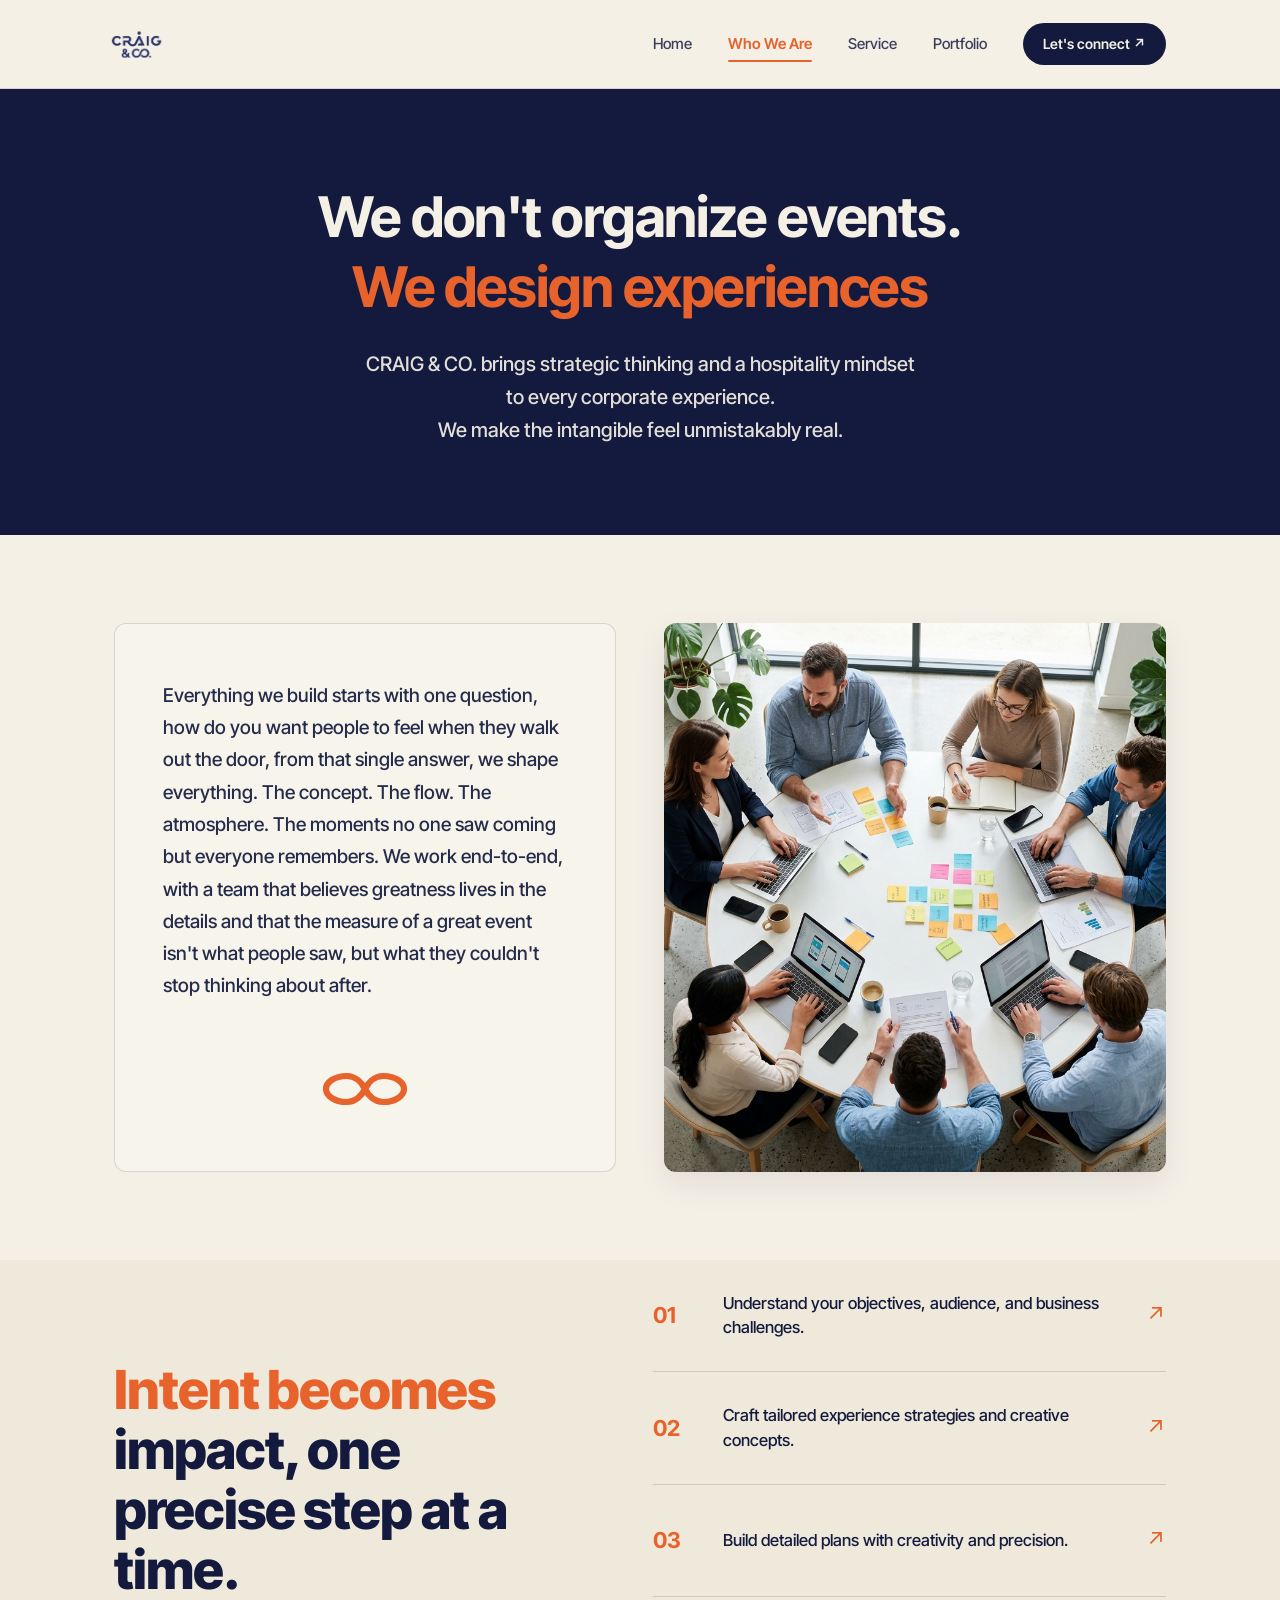
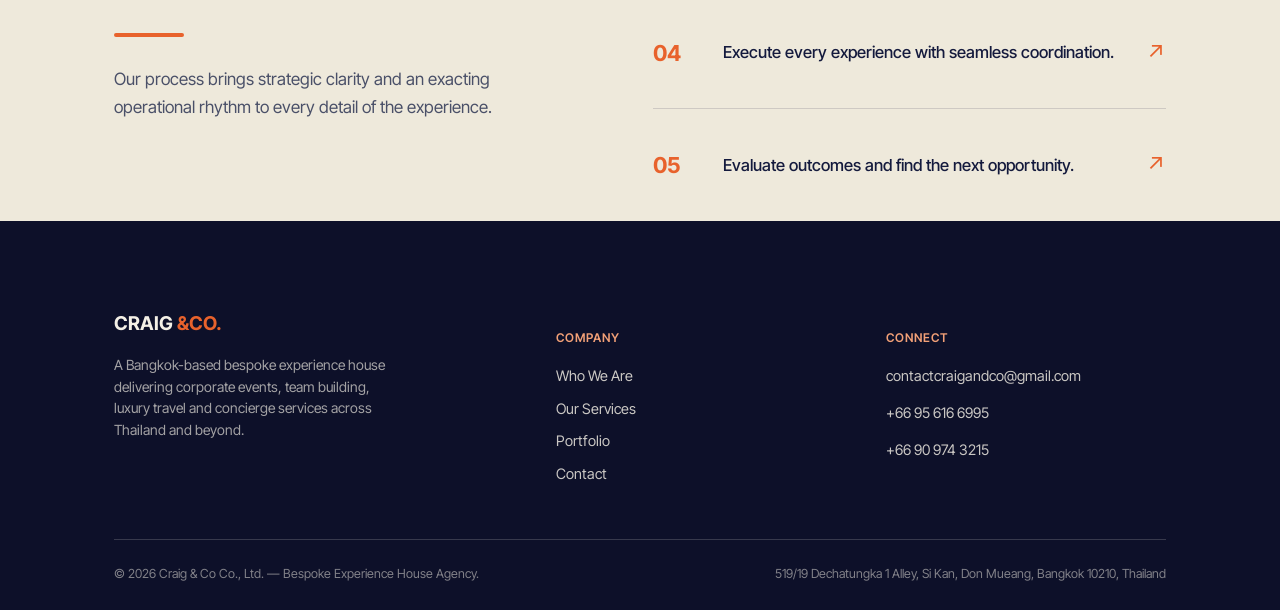
<file: who-we-are.html>
<!DOCTYPE html>
<html lang="th">

<head>
  <meta charset="UTF-8">
  <meta name="viewport" content="width=device-width, initial-scale=1.0">
  <title>Who We Are — CRAIG & CO.</title>
  <link rel="stylesheet" href="assets/style.css">
</head>

<body>

  <nav class="nav">
    <div class="nav-inner">
      <a class="logo" href="index.html">
        <img src="assets/Primary Logo-01.png" alt="CRAIG &amp; CO." class="logo-img">
      </a>
      <div class="nav-links">
        <a href="index.html">Home</a>
        <a href="who-we-are.html" class="active">Who We Are</a>
        <a href="service.html">Service</a>
        <a href="portfolio.html">Portfolio</a>
        <a class="nav-cta" href="contact.html">Let's connect ↗</a>
      </div>
    </div>
  </nav>

  <header class="who-hero">
    <div class="wrap">
      <h1 class="who-hero-title">
        We don't organize events.<br>
        <span class="highlight-orange">We design experiences</span>
      </h1>
      <p class="who-hero-desc">
        CRAIG & CO. brings strategic thinking and a hospitality mindset<br>
        to every corporate experience.<br>
        We make the intangible feel unmistakably real.
      </p>
    </div>
  </header>

  <section class="who-story-section">
    <div class="wrap">
      <div class="who-story-grid">
        <div class="who-story-content">
          <p class="who-story-text">
            Everything we build starts with one question, how do you want people to feel when they walk out the door,
            from that single answer, we shape everything. The concept. The flow. The atmosphere. The moments no one saw
            coming but everyone remembers. We work end-to-end, with a team that believes greatness lives in the details
            and that the measure of a great event isn't what people saw, but what they couldn't stop thinking about
            after.
          </p>
          <div class="who-story-logo-wrap">
            <svg class="who-story-logo" xmlns="http://www.w3.org/2000/svg" viewBox="0 0 200 100" width="100"
              height="50">
              <path
                d="M 65 25 C 40 25 25 38 25 50 C 25 62 40 75 65 75 C 82 75 94 62 100 50 C 106 38 118 25 135 25 C 160 25 175 38 175 50 C 175 62 160 75 135 75 C 118 75 106 62 100 50 C 94 38 82 25 65 25 Z"
                fill="none" stroke="#e8622c" stroke-width="12" stroke-linecap="round" stroke-linejoin="round" />
            </svg>
          </div>
        </div>
        <div class="who-story-media">
          <img src="assets/who-we-are-team.jpg" alt="Craig &amp; Co. Team Collaboration">
        </div>
      </div>
    </div>
  </section>

  <section class="who-process-section">
    <div class="wrap">
      <div class="who-process-grid">
        <div class="who-process-left">
          <h2 class="who-process-title">
            <span class="orange-text">Intent becomes</span><br>
            impact, one precise step at a time.
          </h2>
          <div class="who-process-line"></div>
          <p class="who-process-desc">
            Our process brings strategic clarity and an exacting operational rhythm to every detail of the experience.
          </p>
        </div>
        <div class="who-process-right">
          <div class="who-process-item">
            <div class="who-process-num">01</div>
            <p class="who-process-text">Understand your objectives, audience, and business challenges.</p>
            <span class="who-process-arrow">↗</span>
          </div>
          <div class="who-process-item">
            <div class="who-process-num">02</div>
            <p class="who-process-text">Craft tailored experience strategies and creative concepts.</p>
            <span class="who-process-arrow">↗</span>
          </div>
          <div class="who-process-item">
            <div class="who-process-num">03</div>
            <p class="who-process-text">Build detailed plans with creativity and precision.</p>
            <span class="who-process-arrow">↗</span>
          </div>
          <div class="who-process-item">
            <div class="who-process-num">04</div>
            <p class="who-process-text">Execute every experience with seamless coordination.</p>
            <span class="who-process-arrow">↗</span>
          </div>
          <div class="who-process-item">
            <div class="who-process-num">05</div>
            <p class="who-process-text">Evaluate outcomes and find the next opportunity.</p>
            <span class="who-process-arrow">↗</span>
          </div>
        </div>
      </div>
    </div>
  </section>


  <footer>
    <div class="wrap">
      <div class="footer-grid">
        <div>
          <div class="footer-logo">CRAIG <span class="hi">&CO.</span></div>
          <p>A Bangkok-based bespoke experience house delivering corporate events, team building, luxury travel and
            concierge services across Thailand and beyond.</p>
        </div>
        <div class="footer-col">
          <h5>COMPANY</h5>
          <a href="who-we-are.html">Who We Are</a>
          <a href="service.html">Our Services</a>
          <a href="portfolio.html">Portfolio</a>
          <a href="contact.html">Contact</a>
        </div>
        <div class="footer-col">
          <h5>CONNECT</h5>
          <p>contactcraigandco@gmail.com</p>
          <p>+66 95 616 6995</p>
          <p>+66 90 974 3215</p>
        </div>
      </div>
      <div class="footer-bottom">
        <span>© 2026 Craig & Co Co., Ltd. — Bespoke Experience House Agency.</span>
        <span>519/19 Dechatungka 1 Alley, Si Kan, Don Mueang, Bangkok 10210, Thailand</span>
      </div>
    </div>
  </footer>

</body>

</html>
</file>
<file: assets/style.css>
@import url('https://fonts.googleapis.com/css2?family=Inter+Tight:ital,wght@0,300..700;1,300..700&family=Crimson+Pro:ital,wght@0,300..700;1,300..700&display=swap');

:root {
  --navy: #141a3d;
  --navy-deep: #0d1029;
  --cream: #f4f0e6;
  --orange: #e8622c;
  --orange-soft: #f2a077;
  --ink: #1b1f33;
  --line: rgba(20, 26, 61, 0.14);
  --line-light: rgba(244, 240, 230, 0.18);
  --max: 1116px;
  --font-sans: 'Inter Tight', 'Helvetica Neue', Helvetica, Arial, sans-serif;
  --font-serif: 'Crimson Pro', 'Minion Pro', Georgia, serif;
}

* {
  box-sizing: border-box;
}

html {
  scroll-behavior: smooth;
}

body {
  margin: 0;
  font-family: var(--font-sans);
  color: var(--ink);
  background: var(--cream);
  line-height: 1.55;
  -webkit-font-smoothing: antialiased;
}

h1,
h2,
h3,
h4 {
  font-family: var(--font-sans);
  margin: 0;
  line-height: 1.08;
  letter-spacing: -0.01em;
}

a {
  color: inherit;
  text-decoration: none;
}

img {
  display: block;
  max-width: 100%;
}

button {
  font-family: inherit;
}

.wrap {
  max-width: var(--max);
  margin: 0 auto;
  padding: 0 32px;
}

/* NAV */
.nav {
  position: sticky;
  top: 0;
  z-index: 50;
  background: var(--cream);
  border-bottom: 1px solid var(--line);
}

.nav-inner {
  display: flex;
  align-items: center;
  justify-content: space-between;
  padding: 20px 32px;
  max-width: var(--max);
  margin: 0 auto;
}

.logo {
  display: inline-flex;
  align-items: center;
  text-decoration: none;
  font-family: var(--font-sans);
  font-weight: 700;
  font-size: 19px;
  color: var(--navy);
}

.logo span {
  color: var(--orange);
}

.logo-img {
  height: 84px;
  width: auto;
  display: block;
  object-fit: contain;
  margin: -18px 0 -18px -13px;
}

.nav-links {
  display: flex;
  gap: 36px;
  align-items: center;
  font-size: 15px;
  font-weight: 500;
}

.nav-links a:not(.nav-cta) {
  position: relative;
  color: var(--navy);
  opacity: 0.82;
  padding: 4px 0;
  transition: color .2s ease, opacity .2s ease;
}

.nav-links a:not(.nav-cta)::after {
  content: '';
  position: absolute;
  bottom: -2px;
  left: 0;
  width: 0;
  height: 2px;
  background-color: var(--orange);
  transition: width .25s ease-in-out;
  border-radius: 2px;
}

.nav-links a:not(.nav-cta):hover,
.nav-links a:not(.nav-cta).active {
  opacity: 1;
  color: var(--orange);
  font-weight: 600;
}

.nav-links a:not(.nav-cta):hover::after,
.nav-links a:not(.nav-cta).active::after {
  width: 100%;
}

.nav-cta {
  display: inline-flex;
  align-items: center;
  gap: 6px;
  background: var(--navy);
  color: var(--cream) !important;
  padding: 10px 20px;
  border-radius: 999px;
  font-weight: 600;
  opacity: 1 !important;
  font-size: 14px;
  transition: background .2s ease, transform .2s ease;
}

.nav-cta:hover,
.nav-cta.active {
  background: var(--orange);
  color: var(--cream) !important;
}

.nav-toggle {
  display: none;
}

/* HERO */
.hero {
  position: relative;
  background: linear-gradient(100deg, #141a3d 20%, rgba(20, 26, 61, 0.55) 55%), url('hero.jpg') center/cover no-repeat;
  color: var(--cream);
  height: 700px;
  min-height: 700px;
  display: flex;
  align-items: center;
}

.hero-inner {
  max-width: var(--max);
  margin: 0 auto;
  padding: 88px 32px;
  width: 100%;
}

.eyebrow {
  font-size: 13px;
  font-weight: 600;
  letter-spacing: 0.06em;
  color: var(--orange-soft);
  margin-bottom: 18px;
}

.hero-tag {
  display: inline-block;
  background: rgba(20, 26, 61, 0.55);
  border: 1px solid rgba(244, 240, 230, 0.25);
  padding: 14px 22px;
  font-family: var(--font-sans);
  font-weight: 700;
  font-size: 20px;
  margin-bottom: 28px;
}

.hero-tag .hi {
  color: var(--orange);
}

.hero h1 {
  font-size: clamp(44px, 7vw, 92px);
  max-width: 1000px;
  line-height: 1.02;
  letter-spacing: -0.025em;
  margin-bottom: 32px;
}

.hero .eyebrow {
  font-size: 15px;
  letter-spacing: 0.1em;
  margin-bottom: 24px;
}

.hero .link-arrow {
  font-size: 15px;
}

.hero .hero-location {
  font-size: 14px;
}

.hero h1 .hi {
  color: var(--orange);
}

.hero p {
  max-width: 460px;
  font-size: 17px;
  opacity: 0.88;
  margin-bottom: 34px;
}

.link-arrow {
  display: inline-flex;
  align-items: center;
  gap: 8px;
  font-size: 13px;
  font-weight: 600;
  letter-spacing: 0.04em;
  border-bottom: 1px solid currentColor;
  padding-bottom: 6px;
}

.hero-location {
  position: absolute;
  right: 32px;
  bottom: 28px;
  font-size: 12px;
  letter-spacing: 0.12em;
  opacity: 0.75;
  display: flex;
  align-items: center;
  gap: 8px;
}

.hero-location .dot {
  width: 5px;
  height: 5px;
  border-radius: 50%;
  background: var(--orange);
}

/* SECTION */
section {
  padding: 88px 0;
}

.section-head {
  display: flex;
  justify-content: space-between;
  align-items: flex-end;
  gap: 40px;
  margin-bottom: 56px;
  flex-wrap: wrap;
}

.section-num {
  font-size: 13px;
  font-weight: 600;
  color: var(--orange);
  letter-spacing: 0.04em;
  margin-bottom: 14px;
  display: block;
}

.section-head h2 {
  font-size: clamp(28px, 3.6vw, 42px);
  max-width: 560px;
  color: var(--navy);
}

.section-head p {
  max-width: 340px;
  font-size: 15px;
  color: var(--ink);
  opacity: 0.72;
}

/* WHO WE ARE */
.who {
  background: var(--cream);
}

.who-grid {
  display: grid;
  grid-template-columns: 1.3fr 1fr;
  gap: 60px;
  align-items: start;
}

.who-brand {
  color: var(--orange);
  font-size: clamp(36px, 4.5vw, 58px);
  font-weight: 700;
  line-height: 1.1;
  margin-bottom: 8px;
  font-family: var(--font-sans);
}

.who-title {
  font-size: clamp(32px, 4vw, 52px);
  color: var(--navy);
  line-height: 1.12;
  font-weight: 700;
  max-width: 560px;
}

.who-right {
  display: flex;
  flex-direction: column;
  align-items: flex-start;
}

.who-bar {
  width: 60px;
  height: 4px;
  background: var(--orange);
  margin-bottom: 24px;
  border-radius: 2px;
}

.who-right p {
  font-size: 15.5px;
  color: var(--ink);
  opacity: 0.85;
  margin-bottom: 28px;
  max-width: 460px;
  line-height: 1.6;
}

.who-link {
  font-size: 14.5px;
  font-weight: 600;
  color: var(--navy);
  border-bottom: 1px solid rgba(20, 26, 61, 0.35);
  padding-bottom: 10px;
  display: inline-block;
  width: 100%;
  max-width: 320px;
  text-decoration: none;
  transition: border-color 0.25s ease, color 0.25s ease;
}

.who-link:hover {
  color: var(--orange);
  border-bottom-color: var(--orange);
}

.who-quote-wrap {
  border-top: 1px solid var(--line);
  margin-top: 54px;
  padding-top: 36px;
  font-family: var(--font-sans);
  font-size: clamp(19px, 2.4vw, 28px);
  color: var(--navy);
  font-weight: 500;
  display: flex;
  align-items: baseline;
  line-height: 1.4;
}

.who-quote-mark {
  color: var(--orange);
  font-size: 1.5em;
  font-family: var(--font-serif);
  margin-right: 12px;
  line-height: 0.8;
}

.who-quote-wrap em {
  color: var(--orange);
  font-style: italic;
  font-family: var(--font-serif);
}

/* DARK STRIP - business challenges */
.challenges {
  background: var(--navy);
  color: var(--cream);
  padding: 0;
  width: 100%;
  overflow: hidden;
}

.challenges-inner {
  display: grid;
  grid-template-columns: 1fr 1fr;
  align-items: stretch;
  width: 100%;
  gap: 48px;
}

.challenges-left {
  padding: 88px 32px 88px 0;
  border-right: 1px solid rgba(244, 240, 230, 0.15);
  display: flex;
  flex-direction: column;
  justify-content: center;
}

.challenges-left .eyebrow {
  color: var(--orange);
  font-size: 13px;
  font-weight: 700;
  letter-spacing: 0.12em;
  margin-bottom: 24px;
}

.challenges-left h2 {
  font-size: clamp(32px, 3.6vw, 48px);
  line-height: 1.12;
  margin-bottom: 24px;
  color: var(--cream);
  font-weight: 700;
}

.challenges-left .rule {
  width: 70px;
  height: 4px;
  background: var(--orange);
  margin-bottom: 24px;
  border-radius: 2px;
}

.challenges-left p {
  opacity: 0.85;
  max-width: 460px;
  font-size: 16px;
  line-height: 1.6;
  margin: 0;
}

.challenge-list {
  display: flex;
  flex-direction: column;
  justify-content: stretch;
  border-top: none;
  width: 100%;
  height: 100%;
}

.challenge-item {
  flex: 1;
  display: flex;
  align-items: center;
  gap: 24px;
  padding: 24px 28px;
  border-bottom: 1px solid rgba(244, 240, 230, 0.15);
  font-size: clamp(18px, 2vw, 24px);
  font-weight: 500;
  transition: background .25s ease, padding-left .25s ease;
  cursor: pointer;
}

.challenge-item:last-child {
  border-bottom: none;
}

.challenge-item:hover {
  background: rgba(255, 255, 255, 0.03);
  padding-left: 36px;
}

.challenge-item .no {
  color: var(--orange);
  font-weight: 700;
  font-size: 16px;
  min-width: 36px;
  font-family: var(--font-sans);
}

.challenge-item .text {
  color: var(--cream);
  flex: 1;
}

.challenge-item .arrow {
  margin-left: auto;
  color: var(--orange);
  font-size: 24px;
  transition: transform .25s ease;
}

.challenge-item:hover .arrow {
  transform: translate(4px, -4px);
}

/* SERVICES */
.services-grid {
  display: grid;
  grid-template-columns: 1fr 1fr;
  gap: 0;
  border-top: 1px solid var(--line);
  border-left: 1px solid var(--line);
}

.service-card {
  border-right: 1px solid var(--line);
  border-bottom: 1px solid var(--line);
  padding: 36px;
  position: relative;
  transition: background .3s ease;
  overflow: hidden;
}

.service-card.wide {
  grid-column: 1 / -1;
  display: grid;
  grid-template-columns: 1fr 1fr;
}

.service-media {
  height: 340px;
  margin: -36px -36px 24px -36px;
  background-size: cover;
  background-position: center;
  transition: transform .6s cubic-bezier(0.16, 1, 0.3, 1);
}

.service-card:hover .service-media {
  transform: scale(1.04);
}

.service-tag {
  font-size: 12px;
  letter-spacing: 0.08em;
  color: var(--orange);
  font-weight: 600;
  margin-bottom: 10px;
}

.service-card h3 {
  font-size: 26px;
  color: var(--navy);
  margin-bottom: 12px;
}

.service-card p {
  font-size: 14.5px;
  opacity: 0.75;
  margin-bottom: 18px;
  max-width: 340px;
}

.service-card ul {
  margin: 0 0 18px;
  padding-left: 18px;
  font-size: 14px;
  opacity: 0.85;
}

.service-card ul li {
  margin-bottom: 4px;
}

.service-outcome {
  font-size: 13px;
  padding-top: 14px;
  border-top: 1px solid var(--line);
}

.service-outcome b {
  color: var(--orange);
  font-weight: 700;
  margin-right: 6px;
}

.card-arrow {
  position: absolute;
  top: 26px;
  right: 26px;
  color: var(--orange);
  transition: transform .3s ease;
}

.service-card:hover .card-arrow {
  transform: translate(3px, -3px);
}

/* CO SOLUTIONS */
.solutions {
  background: var(--navy);
  color: var(--cream);
}

.solutions .section-head h2 {
  color: var(--cream);
}

.solutions .section-head p {
  color: var(--cream);
  opacity: 0.7;
}

.solutions-grid {
  display: grid;
  grid-template-columns: repeat(3, 1fr);
  gap: 26px;
}

.solution-card {
  position: relative;
  border-radius: 3px;
  overflow: hidden;
  aspect-ratio: 3/4.1;
  cursor: pointer;
}

.solution-card img {
  width: 100%;
  height: 100%;
  object-fit: cover;
  display: block;
  transition: transform 0.65s cubic-bezier(0.16, 1, 0.3, 1);
  will-change: transform;
}

.solution-card:hover img {
  transform: scale(1.07);
}

.solution-card .overlay {
  position: absolute;
  left: 0;
  right: 0;
  bottom: 0;
  padding: 24px 22px 26px;
  background: linear-gradient(to top, rgba(13, 16, 41, 0.92) 0%, rgba(13, 16, 41, 0.65) 60%, rgba(13, 16, 41, 0) 100%);
  display: flex;
  flex-direction: column;
  justify-content: flex-end;
  transition: background 0.4s ease, padding 0.4s ease;
}

.solution-card:hover .overlay {
  background: linear-gradient(to top, rgba(13, 16, 41, 0.96) 0%, rgba(13, 16, 41, 0.85) 70%, rgba(13, 16, 41, 0.15) 100%);
}

.solution-card h4 {
  font-size: 19px;
  color: var(--cream);
  margin: 0;
  transition: transform 0.4s cubic-bezier(0.16, 1, 0.3, 1), color 0.3s ease;
}

.solution-card p {
  font-size: 13px;
  line-height: 1.55;
  color: var(--cream);
  opacity: 0;
  max-height: 0;
  margin: 0;
  transform: translateY(12px);
  overflow: hidden;
  transition: opacity 0.4s ease, transform 0.45s cubic-bezier(0.16, 1, 0.3, 1), max-height 0.45s ease, margin-top 0.3s ease;
  pointer-events: none;
}

.solution-card:hover .overlay p {
  opacity: 0.95;
  max-height: 120px;
  margin-top: 8px;
  transform: translateY(0);
  pointer-events: auto;
}

/* SWIPER CUSTOM STYLES */
.serviceSwiper {
  padding-bottom: 56px !important;
  position: relative;
}

.serviceSwiper .swiper-slide {
  height: auto;
}

.serviceSwiper .swiper-pagination {
  bottom: 10px !important;
}

.serviceSwiper .swiper-pagination-bullet {
  background: var(--navy);
  opacity: 0.3;
  transition: all 0.3s ease;
}

.serviceSwiper .swiper-pagination-bullet-active {
  background: var(--orange) !important;
  opacity: 1;
  width: 24px;
  border-radius: 6px;
}

.serviceSwiper .swiper-button-next,
.serviceSwiper .swiper-button-prev {
  color: var(--navy) !important;
  background: var(--cream);
  border: 1px solid var(--line);
  width: 46px;
  height: 46px;
  border-radius: 50%;
  box-shadow: 0 4px 14px rgba(0, 0, 0, 0.08);
  transition: all 0.25s ease;
}

.serviceSwiper .swiper-button-next:hover,
.serviceSwiper .swiper-button-prev:hover {
  background: var(--navy);
  color: var(--cream) !important;
}

.serviceSwiper .swiper-button-next::after,
.serviceSwiper .swiper-button-prev::after {
  font-size: 16px !important;
  font-weight: bold;
}

/* FLAWLESS EXECUTION */
.execution {
  background: var(--cream);
}

.execution .wrap {
  display: grid;
  grid-template-columns: 0.9fr 1.1fr;
  gap: 64px;
  align-items: center;
}

.execution img {
  width: 100%;
  height: 100%;
  object-fit: cover;
  aspect-ratio: 4/5;
}

.execution h2 {
  font-size: clamp(28px, 3.6vw, 40px);
  color: var(--navy);
  margin-bottom: 32px;
}

.exec-list {
  border-top: 1px solid var(--line);
}

.exec-item {
  display: flex;
  align-items: center;
  gap: 20px;
  padding: 20px 0;
  border-bottom: 1px solid var(--line);
  font-size: 16px;
  font-weight: 500;
}

.exec-item .no {
  color: var(--orange);
  font-size: 13px;
  font-weight: 700;
  width: 20px;
}

.exec-item .arrow {
  margin-left: auto;
  color: var(--orange);
}

/* HOW WE WORK (Dark Navy Contrast Section) */
#how-we-work {
  background: var(--navy);
  color: var(--cream);
}

#how-we-work .section-head h2 {
  color: var(--cream);
}

#how-we-work .section-head p {
  color: var(--cream);
  opacity: 0.8;
}

.process-grid {
  display: grid;
  grid-template-columns: repeat(6, 1fr);
  border-top: 1px solid rgba(244, 240, 230, 0.18);
  border-bottom: 1px solid rgba(244, 240, 230, 0.18);
}

.process-card {
  border-right: 1px solid rgba(244, 240, 230, 0.18);
  border-bottom: 1px solid rgba(244, 240, 230, 0.18);
  padding: 32px 28px 40px;
  display: flex;
  flex-direction: column;
  justify-content: flex-start;
  min-height: 210px;
  grid-column: span 2;
}

.process-card:nth-child(4),
.process-card:nth-child(5) {
  grid-column: span 3;
}

.process-card:nth-child(3),
.process-card:nth-child(5) {
  border-right: none;
}

.process-card:nth-child(4),
.process-card:nth-child(5) {
  border-bottom: none;
}

.process-card-top {
  display: flex;
  justify-content: space-between;
  align-items: center;
  margin-bottom: 20px;
}

.process-card .no {
  font-size: 14px;
  color: var(--orange);
  font-weight: 600;
  margin-bottom: 0;
}

.process-card .chevron {
  color: var(--orange-soft);
  width: 18px;
  height: 18px;
}

.process-card h3 {
  font-size: clamp(26px, 3.2vw, 36px);
  color: var(--cream);
  font-weight: 700;
  margin-bottom: 14px;
}

.process-card p {
  font-size: 14.5px;
  color: var(--cream);
  opacity: 0.8;
  max-width: 320px;
  margin: 0;
  line-height: 1.5;
}

/* GALLERY */
.gallery-grid {
  display: grid;
  grid-template-columns: repeat(4, 1fr);
  gap: 14px;
}

.gallery-grid img {
  width: 100%;
  height: 210px;
  object-fit: cover;
  border-radius: 2px;
}

.gallery-grid img.tall {
  height: 440px;
  grid-row: span 2;
}

/* TESTIMONIAL SECTION */
.testimonial-section {
  background: var(--cream);
}

.testimonialSwiper {
  padding: 20px 0 54px !important;
  max-width: 820px;
  margin: 0 auto;
}

.testimonial-container {
  text-align: center;
  max-width: 720px;
  margin: 0 auto;
  padding: 10px 20px;
}

.testimonial-quote {
  font-family: var(--font-serif);
  font-style: italic;
  font-size: clamp(18px, 2.4vw, 24px);
  color: var(--navy);
  line-height: 1.55;
  opacity: 0.88;
  margin-bottom: 24px;
}

.testimonial-author {
  font-family: var(--font-sans);
  font-weight: 700;
  font-size: 16px;
  color: var(--navy);
  margin-bottom: 4px;
}

.testimonial-date {
  font-size: 13.5px;
  color: var(--navy);
  opacity: 0.6;
}

.testimonialSwiper .swiper-pagination-bullet {
  background: var(--navy);
  opacity: 0.25;
  transition: all 0.3s ease;
}

.testimonialSwiper .swiper-pagination-bullet-active {
  background: var(--orange) !important;
  opacity: 1;
  width: 20px;
  border-radius: 4px;
}

/* FAQ */
.faq-list {
  border-top: 1px solid var(--line);
  max-width: 760px;
}

.faq-item {
  border-bottom: 1px solid var(--line);
  padding: 22px 0;
  display: flex;
  justify-content: space-between;
  gap: 20px;
  cursor: pointer;
}

.faq-item-wrap:last-child .faq-answer {
  border-bottom: 1px solid var(--line);
}

.faq-item h4 {
  font-size: 17px;
  color: var(--navy);
  font-weight: 600;
}

.faq-item .plus {
  color: var(--orange);
  font-size: 20px;
}

.faq-answer {
  display: none;
  padding: 0 0 22px;
  margin-top: -14px;
  font-size: 14.5px;
  opacity: 0.75;
  max-width: 600px;
}

/* CTA STRIP */
.cta-strip {
  text-align: center;
  background: var(--cream);
}

.cta-strip h2 {
  font-size: clamp(28px, 4vw, 44px);
  color: var(--navy);
  margin-bottom: 18px;
}

.cta-strip h2 .hi {
  color: var(--orange);
}

.cta-strip p {
  max-width: 520px;
  margin: 0 auto 34px;
  font-size: 15px;
  opacity: 0.75;
}

.cta-box {
  display: inline-flex;
  gap: 14px;
  align-items: center;
  flex-wrap: wrap;
  justify-content: center;
}

.btn-primary {
  background: var(--navy);
  color: var(--cream);
  padding: 14px 26px;
  border-radius: 999px;
  font-weight: 600;
  font-size: 14px;
  border: none;
  cursor: pointer;
}

.btn-secondary {
  background: transparent;
  border: 1px solid var(--navy);
  color: var(--navy);
  padding: 13px 24px;
  border-radius: 999px;
  font-weight: 600;
  font-size: 14px;
  cursor: pointer;
  display: inline-flex;
  align-items: center;
  gap: 8px;
}

/* FOOTER */
footer {
  background: var(--navy-deep);
  color: var(--cream);
  padding: 88px 0 26px;
}

.footer-grid {
  display: grid;
  grid-template-columns: 1.4fr 1fr 1fr;
  gap: 50px;
  padding-bottom: 44px;
  border-bottom: 1px solid var(--line-light);
}

.footer-logo {
  font-family: var(--font-sans);
  font-weight: 700;
  font-size: 19px;
  margin-bottom: 16px;
}

.footer-logo .hi {
  color: var(--orange);
}

.footer-grid p {
  font-size: 14px;
  opacity: 0.65;
  max-width: 280px;
}

.footer-col h5 {
  font-size: 12px;
  letter-spacing: 0.08em;
  color: var(--orange-soft);
  margin-bottom: 18px;
  font-weight: 600;
}

.footer-col a,
.footer-col p {
  display: block;
  font-size: 14.5px;
  opacity: 0.82;
  margin-bottom: 10px;
}

.footer-bottom {
  display: flex;
  justify-content: space-between;
  padding-top: 24px;
  font-size: 12.5px;
  opacity: 0.5;
  flex-wrap: wrap;
  gap: 10px;
}

/* CONTACT PAGE */
.contact-hero {
  background: #141a3d;
  color: var(--cream);
  padding: 88px 0;
  text-align: center;
}

.contact-hero .eyebrow {
  color: var(--orange);
  font-size: 13px;
  font-weight: 700;
  letter-spacing: 0.12em;
  margin-bottom: 20px;
}

.contact-hero h1 {
  font-size: clamp(32px, 4.6vw, 54px);
  max-width: 680px;
  margin: 0 auto;
  font-weight: 700;
  line-height: 1.15;
}

.contact-split {
  display: grid;
  grid-template-columns: 1fr 1.2fr;
  background: var(--cream);
}

.contact-info {
  background: var(--cream);
  color: var(--navy);
  padding: 88px 60px;
}

.contact-info .lead {
  font-size: 13px;
  letter-spacing: 0.1em;
  color: var(--orange);
  font-weight: 700;
  margin-bottom: 18px;
}

.contact-info h2 {
  font-size: clamp(28px, 3vw, 38px);
  color: var(--navy);
  margin-bottom: 36px;
  max-width: 320px;
  font-weight: 700;
  line-height: 1.18;
}

.contact-row {
  display: flex;
  align-items: flex-start;
  gap: 16px;
  margin-bottom: 28px;
}

.contact-row .ic {
  width: 38px;
  height: 38px;
  border-radius: 50%;
  background: rgba(20, 26, 61, 0.06);
  display: flex;
  align-items: center;
  justify-content: center;
  color: var(--orange);
  flex-shrink: 0;
  margin-top: 2px;
}

.contact-row a {
  font-weight: 600;
  font-size: 15px;
  color: var(--navy);
  border-bottom: 1px solid var(--orange);
  padding-bottom: 2px;
}

.socials {
  display: flex;
  gap: 12px;
  margin-top: 36px;
}

.socials a {
  width: 38px;
  height: 38px;
  border-radius: 50%;
  border: 1px solid var(--line);
  display: flex;
  align-items: center;
  justify-content: center;
  font-size: 14px;
  color: var(--navy);
}

.contact-form {
  background: var(--cream);
  padding: 88px 60px;
  color: var(--navy);
  border-left: 1px solid var(--line);
}

.contact-form .lead {
  font-size: 13px;
  letter-spacing: 0.1em;
  font-weight: 700;
  margin-bottom: 18px;
  color: var(--navy);
}

.contact-form h2 {
  font-size: clamp(28px, 3vw, 38px);
  color: var(--navy);
  margin-bottom: 18px;
  max-width: 360px;
  font-weight: 700;
  line-height: 1.18;
}

.form-row {
  display: grid;
  grid-template-columns: 1fr 1fr;
  gap: 24px;
  margin-bottom: 22px;
}

.field label {
  display: block;
  font-size: 12px;
  font-weight: 700;
  letter-spacing: 0.04em;
  margin-bottom: 10px;
  color: var(--navy);
}

.field input,
.field textarea {
  width: 100%;
  border: none;
  border-bottom: 1px solid rgba(20, 26, 61, 0.25);
  background: transparent;
  padding: 10px 0;
  font-family: var(--font-sans);
  font-size: 15px;
  color: var(--navy);
  outline: none;
  transition: border-color 0.25s ease;
}

.field input:focus,
.field textarea:focus {
  border-bottom-color: var(--orange);
}

.field input::placeholder,
.field textarea::placeholder {
  color: rgba(20, 26, 61, 0.4);
}

.field textarea {
  resize: vertical;
  min-height: 60px;
}

.form-submit {
  margin-top: 30px;
  background: var(--navy);
  color: var(--cream);
  padding: 14px 36px;
  border-radius: 999px;
  border: none;
  font-weight: 600;
  cursor: pointer;
  font-size: 14px;
  letter-spacing: 0.05em;
  transition: background 0.25s ease, transform 0.25s ease;
}

.form-submit:hover {
  background: var(--orange);
}

.form-note {
  font-size: 13px;
  opacity: 0.75;
  margin-top: 16px;
  max-width: 440px;
  color: var(--navy);
}

.form-success {
  display: none;
  margin-top: 20px;
  padding: 14px 18px;
  background: rgba(20, 26, 61, 0.12);
  border-radius: 6px;
  font-size: 14px;
  font-weight: 600;
  color: var(--navy);
}

.map-note {
  background: var(--cream);
  padding: 50px 0;
  text-align: center;
}

.map-note p {
  opacity: 0.6;
  font-size: 14px;
}

/* CO LEISURE SECTION */
.co-leisure {
  background: var(--cream);
  padding: 88px 0;
}

.leisure-header {
  text-align: center;
  max-width: 840px;
  margin: 0 auto 52px;
}

.leisure-icon-wrap {
  display: flex;
  justify-content: center;
  align-items: center;
  margin-bottom: 14px;
}

.leisure-icon {
  width: 46px;
  height: 46px;
  object-fit: contain;
}

.leisure-brand {
  font-family: var(--font-sans);
  font-size: 26px;
  font-weight: 800;
  letter-spacing: 0.06em;
  color: var(--navy);
  margin-bottom: 18px;
}

.leisure-subheading {
  font-family: var(--font-sans);
  font-size: clamp(20px, 2.4vw, 25px);
  font-weight: 700;
  line-height: 1.35;
  color: var(--navy);
  margin: 0 auto;
  max-width: 740px;
}

.leisure-subheading .brand-orange,
.leisure-brand .brand-orange,
.leisure-title .brand-orange {
  color: var(--orange);
}

.leisure-grid {
  display: grid;
  grid-template-columns: repeat(3, 1fr);
  gap: 26px;
  align-items: end;
}

.leisure-card {
  position: relative;
  overflow: hidden;
  border-radius: 4px;
  cursor: pointer;
  background: #dfd8c9;
  box-shadow: 0 6px 24px rgba(20, 26, 61, 0.08);
  transition: transform 0.45s cubic-bezier(0.16, 1, 0.3, 1), box-shadow 0.45s ease;
}

.leisure-card.card-tall {
  height: 510px;
}

.leisure-card.card-offset {
  height: 445px;
}

.leisure-card.card-mid {
  height: 485px;
}

.leisure-card:hover {
  transform: translateY(-4px);
  box-shadow: 0 16px 36px rgba(20, 26, 61, 0.14);
}

.leisure-img-wrap {
  width: 100%;
  height: 100%;
  overflow: hidden;
}

.leisure-img-wrap img {
  width: 100%;
  height: 100%;
  object-fit: cover;
  object-position: center;
  display: block;
  transition: transform 0.7s cubic-bezier(0.16, 1, 0.3, 1);
}

.leisure-card:hover .leisure-img-wrap img {
  transform: scale(1.06);
}

.leisure-overlay {
  position: absolute;
  bottom: 24px;
  left: 18px;
  right: 18px;
  background: rgba(255, 255, 255, 0.58);
  backdrop-filter: blur(14px);
  -webkit-backdrop-filter: blur(14px);
  border: 1px solid rgba(255, 255, 255, 0.5);
  border-radius: 4px;
  padding: 15px 18px;
  text-align: center;
  box-shadow: 0 8px 24px rgba(20, 26, 61, 0.08);
  transition: all 0.45s cubic-bezier(0.16, 1, 0.3, 1);
  z-index: 2;
  box-sizing: border-box;
}

.leisure-card:hover .leisure-overlay,
.leisure-card.is-active .leisure-overlay {
  background: rgba(255, 255, 255, 0.85);
  border-color: rgba(255, 255, 255, 0.85);
  box-shadow: 0 16px 36px rgba(20, 26, 61, 0.18);
  padding: 22px 18px 24px;
}

.leisure-title {
  font-family: var(--font-sans);
  font-size: 15.5px;
  font-weight: 800;
  letter-spacing: 0.04em;
  color: var(--navy);
  margin: 0;
  line-height: 1.25;
  transition: transform 0.3s ease;
}

.leisure-desc {
  font-family: var(--font-sans);
  font-size: 13.5px;
  line-height: 1.5;
  color: #1b1f33;
  font-weight: 600;
  opacity: 0;
  max-height: 0;
  margin: 0;
  overflow: hidden;
  transform: translateY(8px);
  transition: opacity 0.35s ease, max-height 0.45s cubic-bezier(0.16, 1, 0.3, 1), transform 0.45s cubic-bezier(0.16, 1, 0.3, 1), margin-top 0.35s ease;
  pointer-events: none;
}

.leisure-card:hover .leisure-desc,
.leisure-card.is-active .leisure-desc {
  opacity: 0.95;
  max-height: 120px;
  margin-top: 12px;
  transform: translateY(0);
  pointer-events: auto;
}

/* CO CONCIERGE SECTION */
.co-concierge {
  background: var(--navy);
  color: var(--cream);
  padding: 88px 0;
}

.concierge-header {
  text-align: center;
  max-width: 840px;
  margin: 0 auto 52px;
}

.concierge-icon-wrap {
  display: flex;
  justify-content: center;
  align-items: center;
  margin-bottom: 14px;
}

.concierge-icon {
  width: 46px;
  height: 46px;
  object-fit: contain;
}

.concierge-brand {
  font-family: var(--font-sans);
  font-size: 26px;
  font-weight: 800;
  letter-spacing: 0.06em;
  color: var(--cream);
  margin-bottom: 18px;
}

.concierge-subheading {
  font-family: var(--font-sans);
  font-size: clamp(20px, 2.4vw, 25px);
  font-weight: 700;
  line-height: 1.35;
  color: var(--cream);
  margin: 0 auto;
  max-width: 740px;
}

.concierge-subheading .brand-orange,
.concierge-brand .brand-orange,
.concierge-title .brand-orange {
  color: var(--orange);
}

.concierge-grid {
  display: grid;
  grid-template-columns: repeat(3, 1fr);
  gap: 26px;
  align-items: end;
}

.concierge-card {
  position: relative;
  overflow: hidden;
  border-radius: 4px;
  cursor: pointer;
  background: #141a3d;
  box-shadow: 0 6px 24px rgba(0, 0, 0, 0.25);
  transition: transform 0.45s cubic-bezier(0.16, 1, 0.3, 1), box-shadow 0.45s ease;
}

.concierge-card.card-tall {
  height: 510px;
}

.concierge-card.card-offset {
  height: 445px;
}

.concierge-card.card-mid {
  height: 485px;
}

.concierge-card:hover {
  transform: translateY(-4px);
  box-shadow: 0 16px 36px rgba(0, 0, 0, 0.4);
}

.concierge-img-wrap {
  width: 100%;
  height: 100%;
  overflow: hidden;
}

.concierge-img-wrap img {
  width: 100%;
  height: 100%;
  object-fit: cover;
  object-position: center;
  display: block;
  transition: transform 0.7s cubic-bezier(0.16, 1, 0.3, 1);
}

.concierge-card:hover .concierge-img-wrap img {
  transform: scale(1.06);
}

.concierge-overlay {
  position: absolute;
  bottom: 24px;
  left: 18px;
  right: 18px;
  background: rgba(20, 26, 61, 0.78);
  backdrop-filter: blur(14px);
  -webkit-backdrop-filter: blur(14px);
  border: 1px solid rgba(244, 240, 230, 0.18);
  border-radius: 4px;
  padding: 15px 18px;
  text-align: center;
  box-shadow: 0 8px 24px rgba(0, 0, 0, 0.3);
  transition: all 0.45s cubic-bezier(0.16, 1, 0.3, 1);
  z-index: 2;
  box-sizing: border-box;
}

.concierge-card:hover .concierge-overlay,
.concierge-card.is-active .concierge-overlay {
  background: rgba(13, 16, 41, 0.92);
  border-color: rgba(244, 240, 230, 0.35);
  box-shadow: 0 16px 36px rgba(0, 0, 0, 0.5);
  padding: 22px 18px 24px;
}

.concierge-title {
  font-family: var(--font-sans);
  font-size: 15.5px;
  font-weight: 800;
  letter-spacing: 0.04em;
  color: var(--cream);
  margin: 0;
  line-height: 1.25;
  transition: transform 0.3s ease;
}

.concierge-desc {
  font-family: var(--font-sans);
  font-size: 13.5px;
  line-height: 1.5;
  color: var(--cream);
  font-weight: 500;
  opacity: 0;
  max-height: 0;
  margin: 0;
  overflow: hidden;
  transform: translateY(8px);
  transition: opacity 0.35s ease, max-height 0.45s cubic-bezier(0.16, 1, 0.3, 1), transform 0.45s cubic-bezier(0.16, 1, 0.3, 1), margin-top 0.35s ease;
  pointer-events: none;
}

.concierge-card:hover .concierge-desc,
.concierge-card.is-active .concierge-desc {
  opacity: 0.92;
  max-height: 120px;
  margin-top: 12px;
  transform: translateY(0);
  pointer-events: auto;
}

/* CO PRODUCTION SECTION */
.co-production {
  background: var(--cream);
  color: var(--navy);
  padding: 88px 0;
}

.production-header {
  text-align: center;
  max-width: 840px;
  margin: 0 auto 52px;
}

.production-icon-wrap {
  display: flex;
  justify-content: center;
  align-items: center;
  margin-bottom: 14px;
}

.production-icon {
  width: 46px;
  height: 46px;
  object-fit: contain;
}

.production-brand {
  font-family: var(--font-sans);
  font-size: 26px;
  font-weight: 800;
  letter-spacing: 0.06em;
  color: var(--navy);
  margin-bottom: 18px;
}

.production-subheading {
  font-family: var(--font-sans);
  font-size: clamp(20px, 2.4vw, 25px);
  font-weight: 700;
  line-height: 1.35;
  color: var(--navy);
  margin: 0 auto;
  max-width: 740px;
}

.production-subheading .brand-orange,
.production-brand .brand-orange,
.production-title .brand-orange {
  color: var(--orange);
}

.production-grid {
  display: grid;
  grid-template-columns: repeat(3, 1fr);
  gap: 26px;
  align-items: end;
}

.production-card {
  position: relative;
  overflow: hidden;
  border-radius: 4px;
  cursor: pointer;
  background: #dfd8c9;
  box-shadow: 0 6px 24px rgba(20, 26, 61, 0.08);
  transition: transform 0.45s cubic-bezier(0.16, 1, 0.3, 1), box-shadow 0.45s ease;
}

.production-card.card-tall {
  height: 510px;
}

.production-card.card-offset {
  height: 445px;
}

.production-card.card-mid {
  height: 485px;
}

.production-card:hover {
  transform: translateY(-4px);
  box-shadow: 0 16px 36px rgba(20, 26, 61, 0.14);
}

.production-img-wrap {
  width: 100%;
  height: 100%;
  overflow: hidden;
}

.production-img-wrap img {
  width: 100%;
  height: 100%;
  object-fit: cover;
  object-position: center;
  display: block;
  transition: transform 0.7s cubic-bezier(0.16, 1, 0.3, 1);
}

.production-card:hover .production-img-wrap img {
  transform: scale(1.06);
}

.production-overlay {
  position: absolute;
  bottom: 24px;
  left: 18px;
  right: 18px;
  background: rgba(255, 255, 255, 0.68);
  backdrop-filter: blur(14px);
  -webkit-backdrop-filter: blur(14px);
  border: 1px solid rgba(255, 255, 255, 0.5);
  border-radius: 4px;
  padding: 15px 18px;
  text-align: center;
  box-shadow: 0 8px 24px rgba(20, 26, 61, 0.08);
  transition: all 0.45s cubic-bezier(0.16, 1, 0.3, 1);
  z-index: 2;
  box-sizing: border-box;
}

.production-card:hover .production-overlay,
.production-card.is-active .production-overlay {
  background: rgba(255, 255, 255, 0.92);
  border-color: rgba(255, 255, 255, 0.92);
  box-shadow: 0 16px 36px rgba(20, 26, 61, 0.18);
  padding: 22px 18px 24px;
}

.production-title {
  font-family: var(--font-sans);
  font-size: 15.5px;
  font-weight: 800;
  letter-spacing: 0.04em;
  color: var(--navy);
  margin: 0;
  line-height: 1.25;
  transition: transform 0.3s ease;
}

.production-desc {
  font-family: var(--font-sans);
  font-size: 13.5px;
  line-height: 1.5;
  color: #1b1f33;
  font-weight: 600;
  opacity: 0;
  max-height: 0;
  margin: 0;
  overflow: hidden;
  transform: translateY(8px);
  transition: opacity 0.35s ease, max-height 0.45s cubic-bezier(0.16, 1, 0.3, 1), transform 0.45s cubic-bezier(0.16, 1, 0.3, 1), margin-top 0.35s ease;
  pointer-events: none;
}

.production-card:hover .production-desc,
.production-card.is-active .production-desc {
  opacity: 0.95;
  max-height: 120px;
  margin-top: 12px;
  transform: translateY(0);
  pointer-events: auto;
}

@media (max-width: 900px) {
  .nav-links {
    display: none;
  }

  .who-grid {
    grid-template-columns: 1fr;
  }

  .who-right {
    justify-self: start;
    margin-left: 0;
  }

  .who-rule {
    display: none;
  }

  .challenges-inner {
    grid-template-columns: 1fr;
  }

  .challenges-inner {
    gap: 12px;
  }

  .challenges-left {
    padding: 64px 0 32px 0;
    border-right: none;
    border-bottom: 1px solid rgba(244, 240, 230, 0.15);
  }

  .challenge-list {
    padding-bottom: 40px;
  }

  .challenge-item {
    padding: 20px 0;
  }

  .services-grid,
  .service-card.wide {
    grid-template-columns: 1fr;
  }

  .solutions-grid {
    grid-template-columns: 1fr;
  }

  .solution-card p {
    opacity: 0.88;
    max-height: none;
    margin-top: 8px;
    transform: none;
    pointer-events: auto;
  }

  .leisure-grid,
  .concierge-grid,
  .production-grid {
    grid-template-columns: 1fr;
    gap: 22px;
    align-items: stretch;
    max-width: 480px;
    margin: 0 auto;
  }

  .leisure-card.card-tall,
  .leisure-card.card-offset,
  .leisure-card.card-mid,
  .concierge-card.card-tall,
  .concierge-card.card-offset,
  .concierge-card.card-mid,
  .production-card.card-tall,
  .production-card.card-offset,
  .production-card.card-mid {
    height: 420px;
  }

  .leisure-overlay,
  .concierge-overlay,
  .production-overlay {
    bottom: 20px;
    left: 14px;
    right: 14px;
  }

  .execution .wrap {
    grid-template-columns: 1fr;
  }

  .execution img {
    aspect-ratio: 16/9;
  }

  .process-grid {
    grid-template-columns: 1fr;
    border-bottom: none;
  }

  .process-card,
  .process-card:nth-child(4),
  .process-card:nth-child(5) {
    grid-column: span 1;
    border-right: none;
    border-bottom: 1px solid rgba(244, 240, 230, 0.18) !important;
  }

  .gallery-grid {
    grid-template-columns: repeat(2, 1fr);
  }

  .gallery-grid img.tall {
    height: 210px;
    grid-row: auto;
  }

  .footer-grid {
    grid-template-columns: 1fr;
    gap: 30px;
  }

  .contact-split {
    grid-template-columns: 1fr;
  }

  .form-row {
    grid-template-columns: 1fr;
  }
}

/* WHAT DRIVES US SECTION */
.what-drives-us {
  background: var(--cream);
  padding: 88px 0;
  overflow: hidden;
  border-top: 1px solid var(--line);
}

.drives-grid {
  display: grid;
  grid-template-columns: 1fr 1fr;
  gap: 48px;
  align-items: center;
}

.drives-content {
  padding: 0;
  display: flex;
  flex-direction: column;
  justify-content: center;
  max-width: 100%;
}

.drives-title {
  font-family: var(--font-sans);
  font-size: clamp(28px, 3.5vw, 42px);
  font-weight: 800;
  letter-spacing: 0.04em;
  color: var(--navy);
  margin-bottom: 32px;
  text-transform: uppercase;
}

.drives-title .hi {
  color: var(--orange);
}

.drives-items {
  display: flex;
  flex-direction: column;
  gap: 28px;
}

.drives-item h3 {
  font-family: var(--font-sans);
  font-size: 20px;
  font-weight: 700;
  color: var(--navy);
  margin-bottom: 8px;
}

.drives-item p {
  font-family: var(--font-sans);
  font-size: 15px;
  line-height: 1.6;
  color: var(--ink);
  opacity: 0.85;
  margin: 0;
}

.drives-media {
  width: 100%;
  height: 100%;
  border-radius: 6px;
  overflow: hidden;
}

.drives-media img {
  width: 100%;
  height: 480px;
  object-fit: cover;
  display: block;
  border-radius: 6px;
}

/* END-TO-END EVENT EXCELLENCE SECTION */
.event-excellence {
  padding: 88px 0;
  position: relative;
  overflow: hidden;
  border-top: 1px solid var(--line);
  background: var(--cream);
}

.excellence-banner {
  background-size: cover;
  background-position: center right;
  min-height: 480px;
  position: relative;
  border-radius: 8px;
  overflow: hidden;
}

.excellence-overlay {
  background: linear-gradient(90deg, rgba(244, 240, 230, 0.96) 0%, rgba(244, 240, 230, 0.88) 45%, rgba(244, 240, 230, 0.25) 75%, rgba(244, 240, 230, 0) 100%);
  min-height: 480px;
  display: flex;
  align-items: center;
  width: 100%;
  padding: 48px 56px;
}

.excellence-content {
  max-width: 560px;
  padding: 0;
}

.excellence-content h2 {
  font-family: var(--font-sans);
  font-size: clamp(30px, 3.8vw, 48px);
  font-weight: 800;
  line-height: 1.15;
  color: var(--navy);
  margin-bottom: 32px;
}

.excellence-content h2 .hi {
  color: var(--orange);
}

.excellence-list {
  list-style: none;
  padding: 0;
  margin: 0;
  display: flex;
  flex-direction: column;
  gap: 18px;
}

.excellence-list li {
  font-family: var(--font-sans);
  font-size: clamp(18px, 2.1vw, 23px);
  font-weight: 700;
  color: var(--navy);
  display: flex;
  align-items: center;
  gap: 14px;
}

.excellence-list .dot {
  color: var(--orange);
  font-size: 1.3em;
  line-height: 1;
}

@media (max-width: 900px) {
  .drives-grid {
    grid-template-columns: 1fr;
  }

  .drives-content {
    padding: 60px 32px;
    max-width: 100%;
  }

  .drives-media {
    min-height: 340px;
  }

  .excellence-banner {
    min-height: 520px;
  }

  .excellence-overlay {
    background: linear-gradient(180deg, rgba(244, 240, 230, 0.96) 0%, rgba(244, 240, 230, 0.85) 65%, rgba(244, 240, 230, 0.4) 100%);
    min-height: 520px;
  }

  .excellence-content {
    padding: 40px 0;
  }
}

/* WHO WE ARE NEW SECTIONS */
.who-story-section {
  padding: 88px 0;
  background: var(--cream);
}

.who-story-grid {
  display: grid;
  grid-template-columns: 1fr 1fr;
  gap: 48px;
  align-items: stretch;
}

.who-story-content {
  background: #f7f4ec;
  border: 1px solid var(--line);
  border-radius: 12px;
  padding: 56px 48px;
  display: flex;
  flex-direction: column;
  justify-content: space-between;
}

.who-story-text {
  font-family: var(--font-sans);
  font-size: clamp(16px, 1.8vw, 19px);
  line-height: 1.7;
  color: var(--navy);
  font-weight: 500;
  margin: 0 0 40px 0;
  opacity: 0.92;
}

.who-story-logo-wrap {
  display: flex;
  justify-content: center;
  align-items: center;
  padding-top: 20px;
}

.who-story-logo {
  height: 52px;
  width: auto;
  object-fit: contain;
}

.who-story-media {
  border-radius: 12px;
  overflow: hidden;
  min-height: 480px;
  box-shadow: 0 12px 32px rgba(20, 26, 61, 0.08);
}

.who-story-media img {
  width: 100%;
  height: 100%;
  object-fit: cover;
  display: block;
}

/* WHO PROCESS SECTION (DARK NAVY) */
.who-process-section {
  background: #eee9db;
  color: var(--navy);
  padding: 0;
}

.who-process-grid {
  display: grid;
  grid-template-columns: 1fr 1.1fr;
  gap: 72px;
  align-items: stretch;
}

.who-process-left {
  padding: 100px 0;
  display: flex;
  flex-direction: column;
  justify-content: center;
}

.who-process-title {
  font-family: var(--font-sans);
  font-size: clamp(34px, 4.2vw, 56px);
  font-weight: 800;
  line-height: 1.12;
  color: var(--navy);
  margin: 0;
  letter-spacing: -0.02em;
}

.who-process-title .orange-text {
  color: var(--orange);
}

.who-process-line {
  width: 70px;
  height: 4px;
  background: var(--orange);
  margin: 32px 0 28px 0;
  border-radius: 2px;
}

.who-process-desc {
  font-family: var(--font-sans);
  font-size: 17px;
  line-height: 1.65;
  color: #4a5068;
  max-width: 440px;
  margin: 0;
}

.who-process-right {
  display: flex;
  flex-direction: column;
  height: 100%;
}

.who-process-item {
  display: grid;
  grid-template-columns: 50px 1fr 30px;
  align-items: center;
  gap: 20px;
  flex: 1;
  padding: 28px 0;
  border-bottom: 1px solid rgba(20, 26, 61, 0.15);
  transition: transform 0.2s ease, border-color 0.2s ease;
}

.who-process-item:last-child {
  border-bottom: none;
}

.who-process-item:hover {
  border-bottom-color: var(--orange);
}

.who-process-num {
  font-family: var(--font-sans);
  font-size: 22px;
  font-weight: 700;
  color: var(--orange);
}

.who-process-text {
  font-family: var(--font-sans);
  font-size: 16.5px;
  font-weight: 500;
  color: var(--navy);
  line-height: 1.5;
  margin: 0;
}

.who-process-arrow {
  font-size: 22px;
  color: var(--orange);
  text-align: right;
  transition: transform 0.25s ease;
}

.who-process-item:hover .who-process-arrow {
  transform: translate(3px, -3px);
}

@media (max-width: 900px) {
  .who-story-grid {
    grid-template-columns: 1fr;
  }

  .who-story-media {
    min-height: 350px;
  }

  .who-process-grid {
    grid-template-columns: 1fr;
    gap: 48px;
  }

  .who-process-grid {
    gap: 16px;
  }

  .who-process-left {
    padding: 72px 0 0;
  }

  .who-process-right {
    padding-bottom: 56px;
  }
}

/* THREE WAYS SECTION (3 CORE SERVICES OVERVIEW) */
.three-ways-section {
  padding: 80px 0;
  background-color: #f7f4ec;
  border-bottom: 1px solid var(--line);
}

.three-ways-grid {
  display: grid;
  grid-template-columns: 1fr 1.15fr;
  gap: 56px;
  align-items: center;
}

.three-ways-title {
  font-family: var(--font-sans);
  font-size: clamp(36px, 4vw, 54px);
  font-weight: 700;
  line-height: 1.12;
  color: var(--navy);
  letter-spacing: -0.02em;
  margin-bottom: 24px;
}

.three-ways-title .highlight-orange {
  color: var(--orange);
}

.three-ways-divider {
  width: 64px;
  height: 4px;
  background-color: var(--orange);
  border-radius: 2px;
  margin-bottom: 28px;
}

.three-ways-text {
  font-family: var(--font-sans);
  font-size: 17px;
  line-height: 1.65;
  color: rgba(20, 26, 61, 0.82);
  max-width: 480px;
  margin: 0;
}

.three-ways-cards {
  display: flex;
  flex-direction: column;
  gap: 18px;
}

.three-ways-card {
  position: relative;
  display: block;
  width: 100%;
  height: 160px;
  border-radius: 6px;
  overflow: hidden;
  box-shadow: 0 4px 16px rgba(0, 0, 0, 0.06);
  transition: transform 0.35s cubic-bezier(0.25, 1, 0.5, 1), box-shadow 0.35s cubic-bezier(0.25, 1, 0.5, 1);
}

.three-ways-card:hover {
  transform: translateY(-3px);
  box-shadow: 0 10px 24px rgba(0, 0, 0, 0.12);
}

.three-ways-img {
  width: 100%;
  height: 100%;
  object-fit: cover;
  transition: transform 0.6s cubic-bezier(0.25, 1, 0.5, 1);
}

.three-ways-card:hover .three-ways-img {
  transform: scale(1.05);
}

.three-ways-badge {
  position: absolute;
  bottom: 20px;
  left: 20px;
  background: rgba(255, 255, 255, 0.55);
  backdrop-filter: blur(10px);
  -webkit-backdrop-filter: blur(10px);
  padding: 8px 18px;
  border-radius: 4px;
  font-family: var(--font-sans);
  font-weight: 700;
  font-size: 22px;
  letter-spacing: 0.04em;
  color: var(--navy);
  display: inline-flex;
  align-items: center;
  gap: 6px;
  border: 1px solid rgba(255, 255, 255, 0.4);
  box-shadow: 0 2px 8px rgba(0, 0, 0, 0.05);
}

.three-ways-badge .badge-orange {
  color: var(--orange);
}

@media (max-width: 900px) {
  .three-ways-grid {
    grid-template-columns: 1fr;
    gap: 40px;
  }

  .three-ways-card {
    height: 140px;
  }

  .three-ways-badge {
    font-size: 18px;
    padding: 6px 14px;
    bottom: 16px;
    left: 16px;
  }
}

/* WHO WE ARE HERO SECTION */
.who-hero {
  background: var(--navy);
  color: var(--cream);
  padding: 96px 0 88px;
  text-align: center;
}

.who-hero .eyebrow {
  color: var(--orange);
  font-size: 13px;
  font-weight: 700;
  letter-spacing: 0.12em;
  margin-bottom: 24px;
}

.who-hero-title {
  font-family: var(--font-sans);
  font-size: clamp(34px, 4.4vw, 56px);
  font-weight: 700;
  line-height: 1.15;
  color: var(--cream);
  margin: 0 auto 28px;
  max-width: 840px;
  letter-spacing: -0.02em;
}

.who-hero-title .highlight-orange {
  color: var(--orange);
  display: block;
  margin-top: 6px;
}

.who-hero-desc {
  font-family: var(--font-sans);
  font-size: clamp(16px, 1.8vw, 20px);
  font-weight: 500;
  line-height: 1.65;
  color: rgba(244, 240, 230, 0.92);
  max-width: 740px;
  margin: 0 auto;
}

/* SERVICE HERO SECTION */
.service-hero {
  background: var(--navy);
  color: var(--cream);
  padding: 96px 0 88px;
  text-align: center;
}

.service-hero .eyebrow {
  color: var(--orange);
  font-size: 13px;
  font-weight: 700;
  letter-spacing: 0.12em;
  margin-bottom: 24px;
}

.service-hero-title {
  font-family: var(--font-sans);
  font-size: clamp(34px, 4.4vw, 56px);
  font-weight: 700;
  line-height: 1.15;
  color: var(--cream);
  margin: 0 auto 28px;
  max-width: 860px;
  letter-spacing: -0.02em;
}

.service-hero-title .highlight-orange {
  color: var(--orange);
  display: block;
  margin-top: 6px;
}

.service-hero-desc {
  font-family: var(--font-sans);
  font-size: clamp(16px, 1.8vw, 20px);
  font-weight: 500;
  line-height: 1.65;
  color: rgba(244, 240, 230, 0.92);
  max-width: 840px;
  margin: 0 auto;
}

/* PARTNER LOGO MARQUEE */
.logo-marquee {
  --marquee-gap: 72px;
  --marquee-speed: 38s;
  position: relative;
  overflow: hidden;
  padding: 18px 0;
  -webkit-mask-image: linear-gradient(90deg, transparent, #000 12%, #000 88%, transparent);
  mask-image: linear-gradient(90deg, transparent, #000 12%, #000 88%, transparent);
}

.logo-marquee + .logo-marquee {
  margin-top: 8px;
  border-top: 1px solid var(--line);
}

.logo-marquee-track {
  display: flex;
  width: max-content;
  animation: logo-marquee-scroll var(--marquee-speed) linear infinite;
}

.logo-marquee--reverse .logo-marquee-track {
  animation-direction: reverse;
  animation-duration: calc(var(--marquee-speed) * 1.15);
}

.logo-marquee:hover .logo-marquee-track {
  animation-play-state: paused;
}

.logo-marquee-group {
  display: flex;
  align-items: center;
  gap: var(--marquee-gap);
  padding-right: var(--marquee-gap);
  flex-shrink: 0;
}

.partner-logo {
  flex-shrink: 0;
  height: 56px;
  display: inline-flex;
  align-items: center;
  font-family: var(--font-sans);
  font-size: 22px;
  font-weight: 600;
  letter-spacing: -0.01em;
  color: var(--navy);
  opacity: 0.45;
  white-space: nowrap;
  transition: opacity .3s ease, filter .3s ease, color .3s ease;
}

img.partner-logo {
  width: auto;
  max-width: 180px;
  object-fit: contain;
  filter: grayscale(1);
}

.partner-logo:hover {
  opacity: 1;
  color: var(--orange);
  filter: grayscale(0);
}

@keyframes logo-marquee-scroll {
  from { transform: translateX(0); }
  to { transform: translateX(-50%); }
}

@media (max-width: 720px) {
  .logo-marquee {
    --marquee-gap: 44px;
    --marquee-speed: 28s;
  }

  .partner-logo {
    height: 40px;
    font-size: 18px;
  }
}

@media (prefers-reduced-motion: reduce) {
  .logo-marquee-track {
    animation: none;
  }
}
</file>
